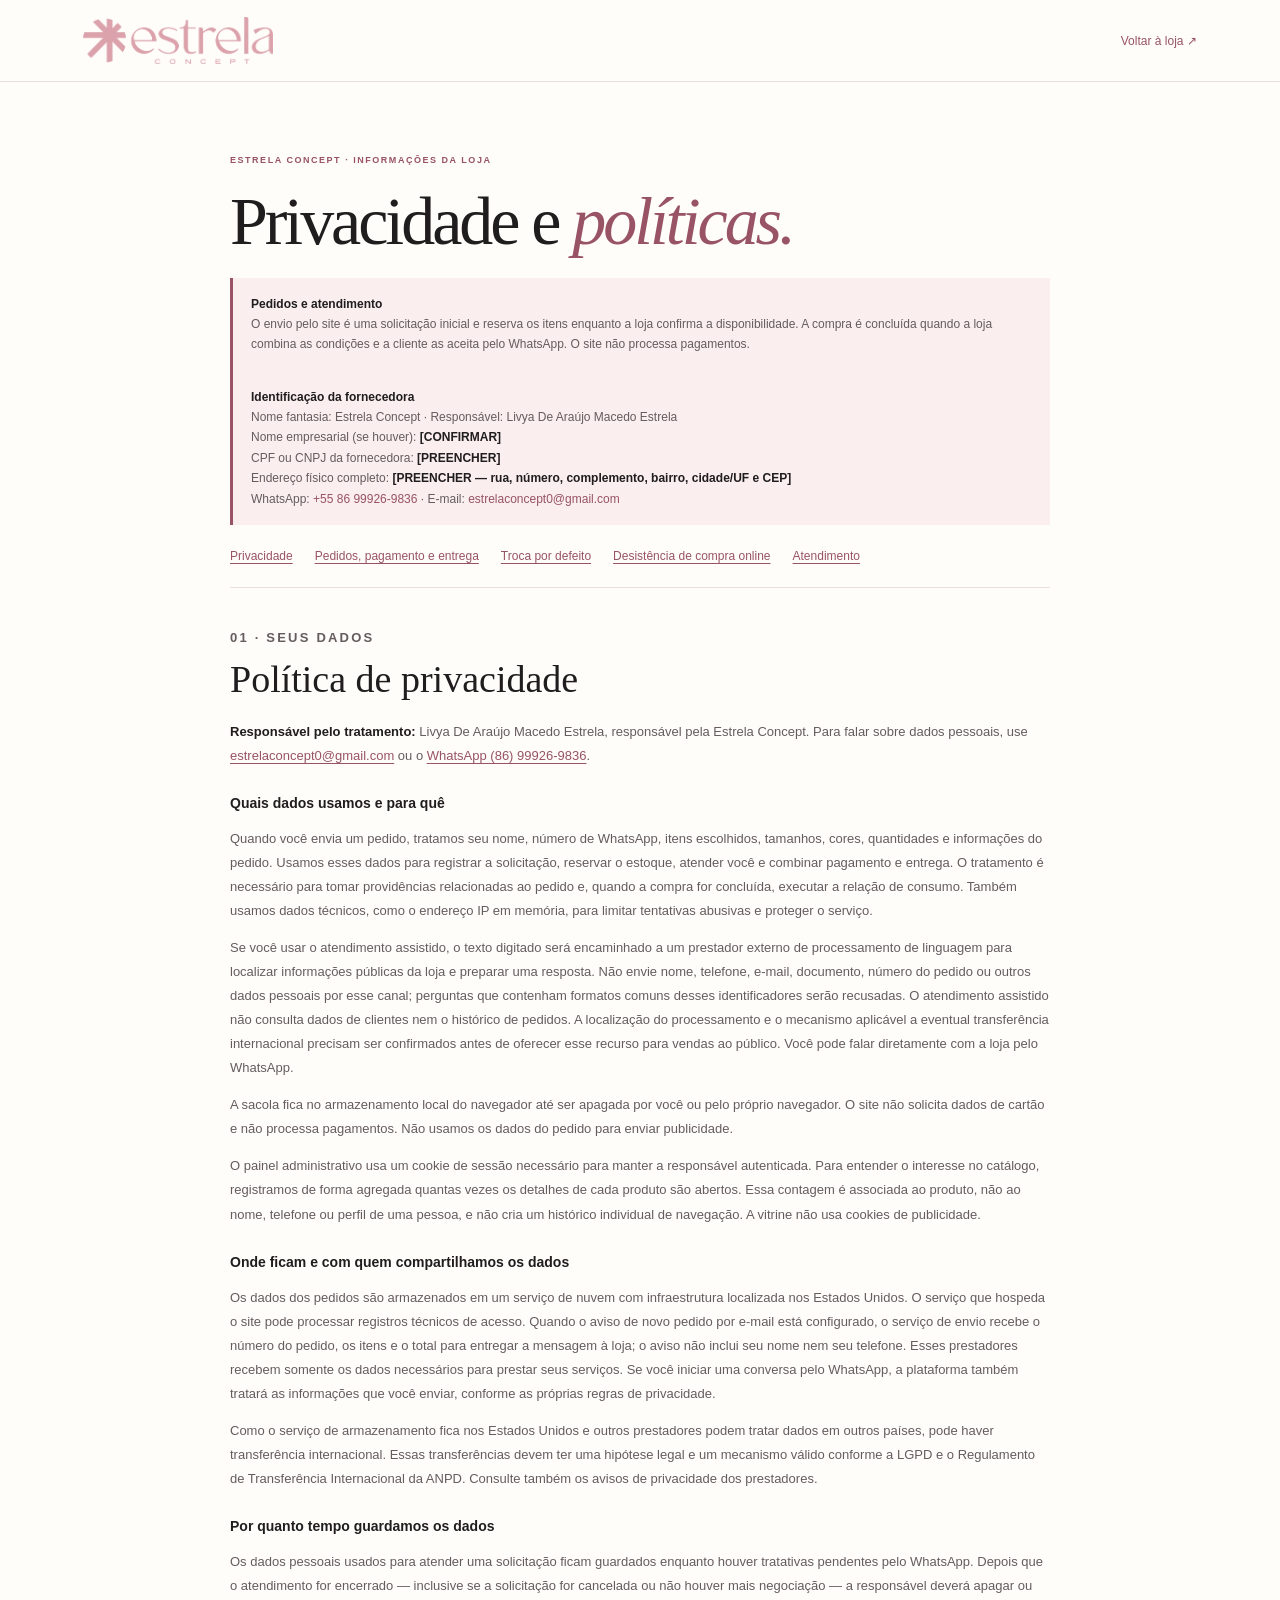
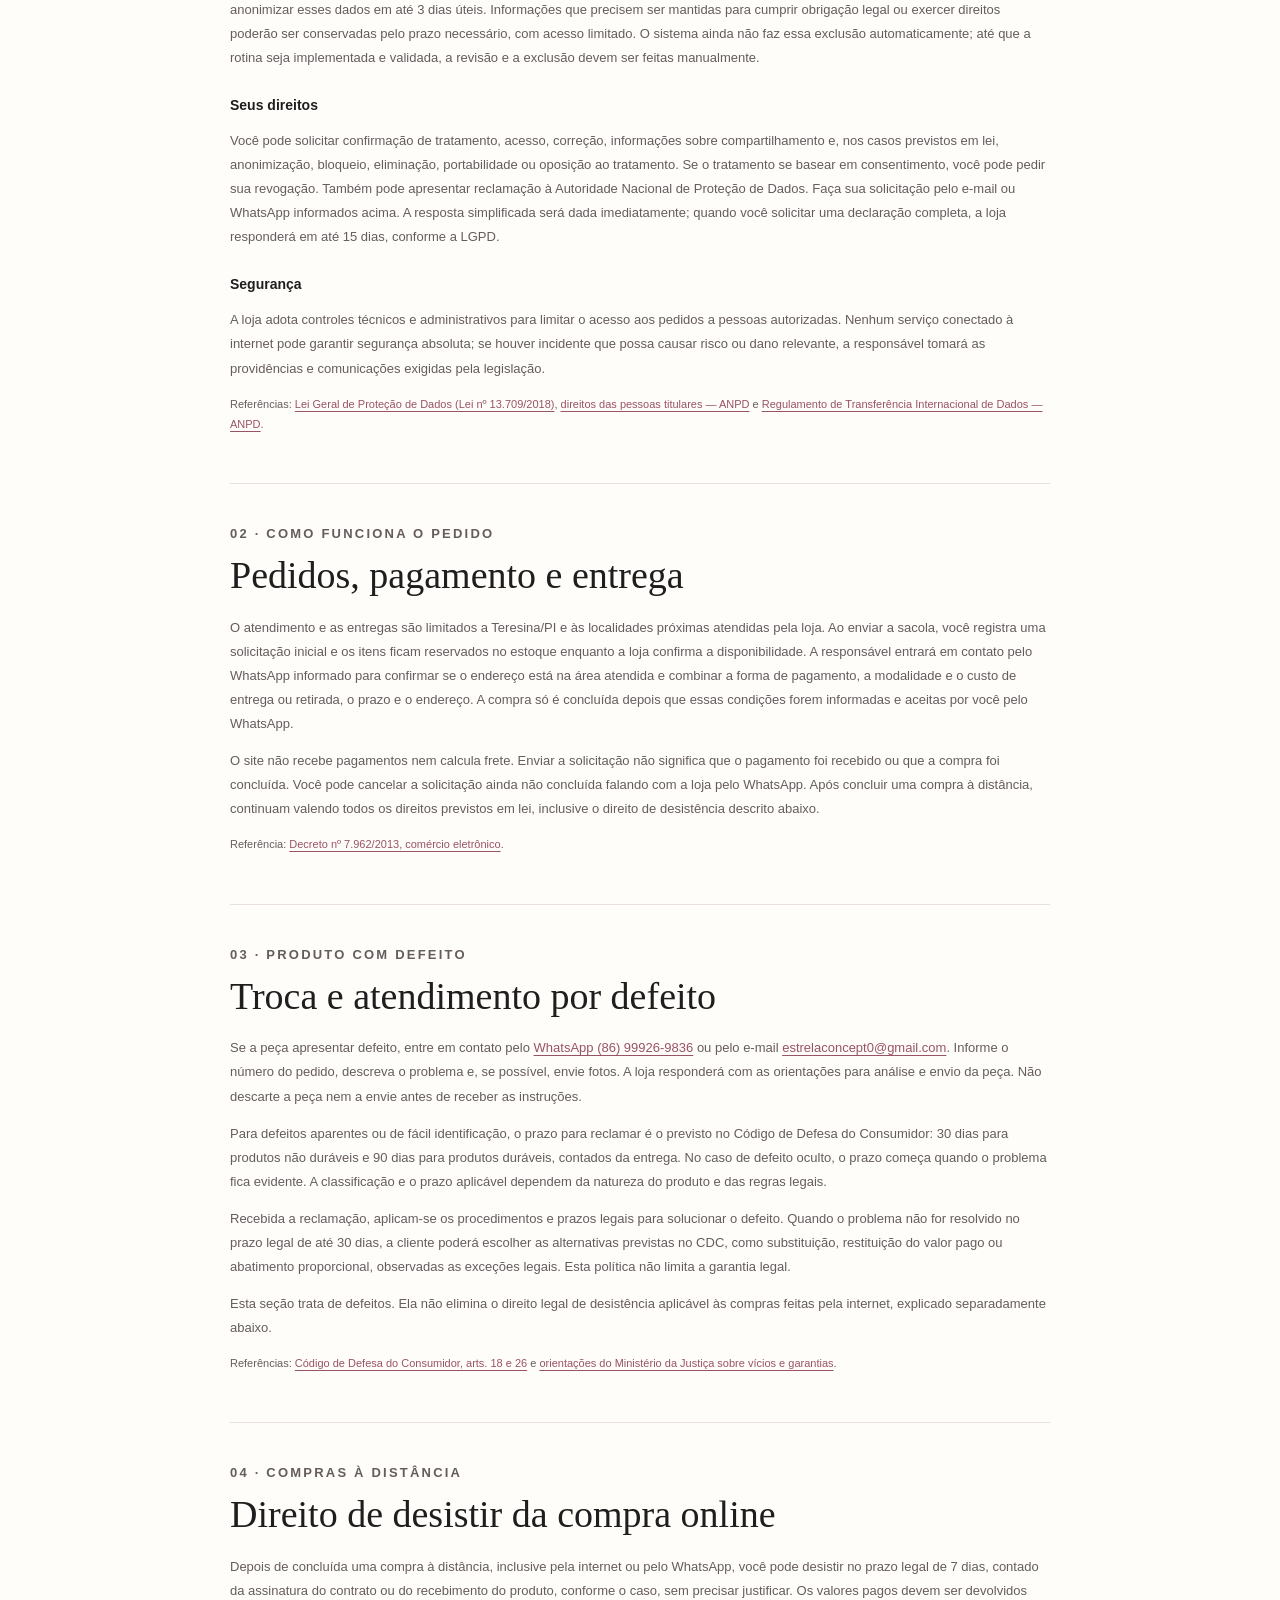
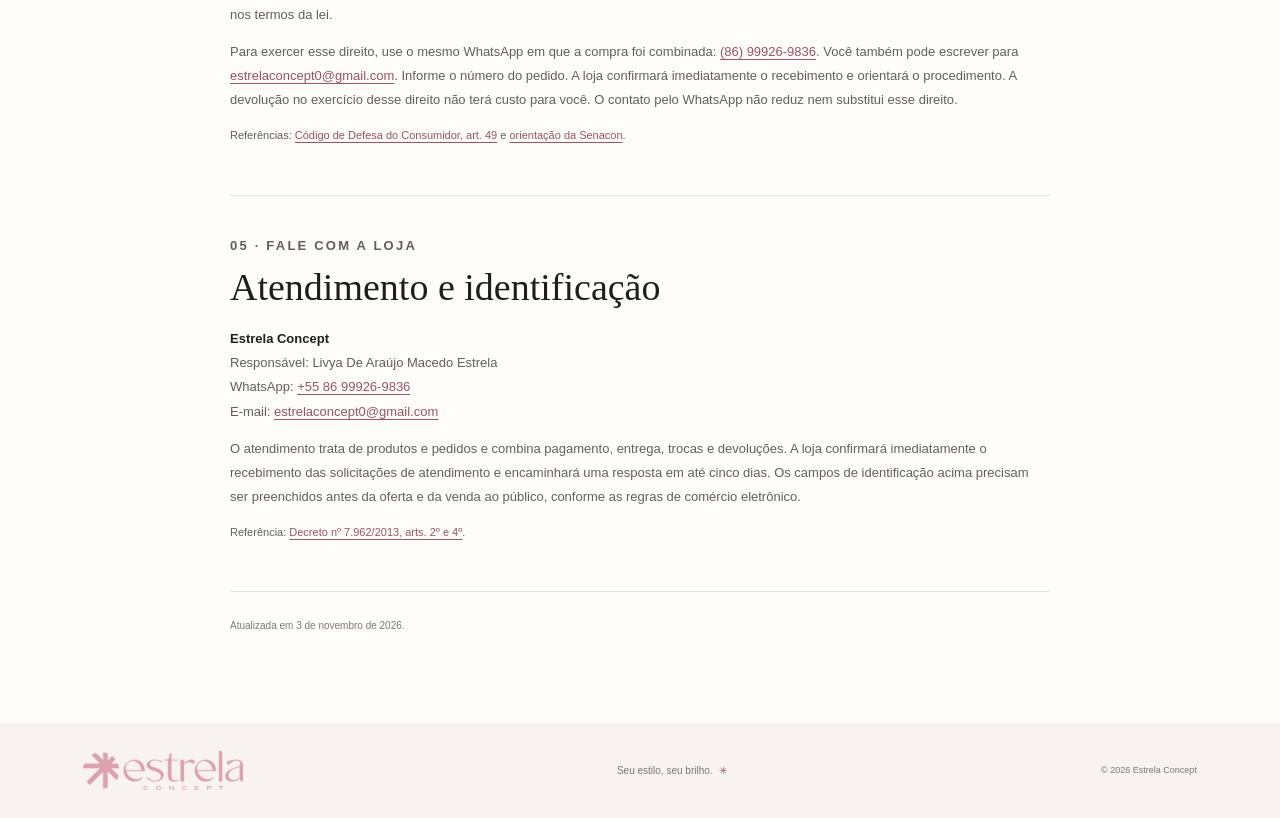
<file: politicas.html>
<!doctype html>
<html lang="pt-BR">
<head>
  <meta charset="utf-8">
  <meta name="viewport" content="width=device-width, initial-scale=1">
  <meta name="theme-color" content="#fffdfa">
  <title>Privacidade e políticas · Estrela Concept</title>
  <link rel="icon" href="/static/favicon.svg" type="image/svg+xml">
  <link rel="stylesheet" href="/static/styles.css">
</head>
<body class="policy-page">
  <header class="policy-header">
    <a class="brand" href="/" aria-label="Estrela Concept — início"><img class="brand-logo" src="/static/brand-horizontal.png" alt="Estrela Concept"></a>
    <a class="policy-back" href="/">Voltar à loja ↗</a>
  </header>
  <main class="policy-main">
    <p class="eyebrow">ESTRELA CONCEPT · INFORMAÇÕES DA LOJA</p>
    <h1>Privacidade e <em>políticas.</em></h1>
    <div class="policy-notice"><strong>Pedidos e atendimento</strong><br>O envio pelo site é uma solicitação inicial e reserva os itens enquanto a loja confirma a disponibilidade. A compra é concluída quando a loja combina as condições e a cliente as aceita pelo WhatsApp. O site não processa pagamentos.</div>
    <div class="policy-notice"><strong>Identificação da fornecedora</strong><br>Nome fantasia: Estrela Concept · Responsável: Livya De Araújo Macedo Estrela<br>Nome empresarial (se houver): <strong>[CONFIRMAR]</strong><br>CPF ou CNPJ da fornecedora: <strong>[PREENCHER]</strong><br>Endereço físico completo: <strong>[PREENCHER — rua, número, complemento, bairro, cidade/UF e CEP]</strong><br>WhatsApp: <a href="https://wa.me/5586999269836" target="_blank" rel="noreferrer">+55 86 99926-9836</a> · E-mail: <a href="mailto:estrelaconcept0@gmail.com">estrelaconcept0@gmail.com</a></div>
    <nav class="policy-index" aria-label="Nesta página"><a href="#privacidade">Privacidade</a><a href="#pedidos">Pedidos, pagamento e entrega</a><a href="#defeitos">Troca por defeito</a><a href="#arrependimento">Desistência de compra online</a><a href="#atendimento">Atendimento</a></nav>

    <section id="privacidade" class="policy-section">
      <p class="eyebrow">01 · SEUS DADOS</p><h2>Política de privacidade</h2>
      <p><strong>Responsável pelo tratamento:</strong> Livya De Araújo Macedo Estrela, responsável pela Estrela Concept. Para falar sobre dados pessoais, use <a href="mailto:estrelaconcept0@gmail.com">estrelaconcept0@gmail.com</a> ou o <a href="https://wa.me/5586999269836" target="_blank" rel="noreferrer">WhatsApp (86) 99926-9836</a>.</p>
      <h3>Quais dados usamos e para quê</h3>
      <p>Quando você envia um pedido, tratamos seu nome, número de WhatsApp, itens escolhidos, tamanhos, cores, quantidades e informações do pedido. Usamos esses dados para registrar a solicitação, reservar o estoque, atender você e combinar pagamento e entrega. O tratamento é necessário para tomar providências relacionadas ao pedido e, quando a compra for concluída, executar a relação de consumo. Também usamos dados técnicos, como o endereço IP em memória, para limitar tentativas abusivas e proteger o serviço.</p>
      <p>Se você usar o atendimento assistido, o texto digitado será encaminhado a um prestador externo de processamento de linguagem para localizar informações públicas da loja e preparar uma resposta. Não envie nome, telefone, e-mail, documento, número do pedido ou outros dados pessoais por esse canal; perguntas que contenham formatos comuns desses identificadores serão recusadas. O atendimento assistido não consulta dados de clientes nem o histórico de pedidos. A localização do processamento e o mecanismo aplicável a eventual transferência internacional precisam ser confirmados antes de oferecer esse recurso para vendas ao público. Você pode falar diretamente com a loja pelo WhatsApp.</p>
      <p>A sacola fica no armazenamento local do navegador até ser apagada por você ou pelo próprio navegador. O site não solicita dados de cartão e não processa pagamentos. Não usamos os dados do pedido para enviar publicidade.</p>
      <p>O painel administrativo usa um cookie de sessão necessário para manter a responsável autenticada. Para entender o interesse no catálogo, registramos de forma agregada quantas vezes os detalhes de cada produto são abertos. Essa contagem é associada ao produto, não ao nome, telefone ou perfil de uma pessoa, e não cria um histórico individual de navegação. A vitrine não usa cookies de publicidade.</p>
      <h3>Onde ficam e com quem compartilhamos os dados</h3>
      <p>Os dados dos pedidos são armazenados em um serviço de nuvem com infraestrutura localizada nos Estados Unidos. O serviço que hospeda o site pode processar registros técnicos de acesso. Quando o aviso de novo pedido por e-mail está configurado, o serviço de envio recebe o número do pedido, os itens e o total para entregar a mensagem à loja; o aviso não inclui seu nome nem seu telefone. Esses prestadores recebem somente os dados necessários para prestar seus serviços. Se você iniciar uma conversa pelo WhatsApp, a plataforma também tratará as informações que você enviar, conforme as próprias regras de privacidade.</p>
      <p>Como o serviço de armazenamento fica nos Estados Unidos e outros prestadores podem tratar dados em outros países, pode haver transferência internacional. Essas transferências devem ter uma hipótese legal e um mecanismo válido conforme a LGPD e o Regulamento de Transferência Internacional da ANPD. Consulte também os avisos de privacidade dos prestadores.</p>
      <h3>Por quanto tempo guardamos os dados</h3>
      <p>Os dados pessoais usados para atender uma solicitação ficam guardados enquanto houver tratativas pendentes pelo WhatsApp. Depois que o atendimento for encerrado — inclusive se a solicitação for cancelada ou não houver mais negociação — a responsável deverá apagar ou anonimizar esses dados em até 3 dias úteis. Informações que precisem ser mantidas para cumprir obrigação legal ou exercer direitos poderão ser conservadas pelo prazo necessário, com acesso limitado. O sistema ainda não faz essa exclusão automaticamente; até que a rotina seja implementada e validada, a revisão e a exclusão devem ser feitas manualmente.</p>
      <h3>Seus direitos</h3>
      <p>Você pode solicitar confirmação de tratamento, acesso, correção, informações sobre compartilhamento e, nos casos previstos em lei, anonimização, bloqueio, eliminação, portabilidade ou oposição ao tratamento. Se o tratamento se basear em consentimento, você pode pedir sua revogação. Também pode apresentar reclamação à Autoridade Nacional de Proteção de Dados. Faça sua solicitação pelo e-mail ou WhatsApp informados acima. A resposta simplificada será dada imediatamente; quando você solicitar uma declaração completa, a loja responderá em até 15 dias, conforme a LGPD.</p>
      <h3>Segurança</h3>
      <p>A loja adota controles técnicos e administrativos para limitar o acesso aos pedidos a pessoas autorizadas. Nenhum serviço conectado à internet pode garantir segurança absoluta; se houver incidente que possa causar risco ou dano relevante, a responsável tomará as providências e comunicações exigidas pela legislação.</p>
      <p class="policy-source">Referências: <a href="https://www.planalto.gov.br/ccivil_03/_ato2015-2018/2018/lei/l13709.htm" target="_blank" rel="noreferrer">Lei Geral de Proteção de Dados (Lei nº 13.709/2018)</a>, <a href="https://www.gov.br/anpd/pt-br/assuntos/titular-de-dados/direito-dos-titulares" target="_blank" rel="noreferrer">direitos das pessoas titulares — ANPD</a> e <a href="https://www.gov.br/anpd/pt-br/acesso-a-informacao/institucional/atos-normativos/regulamentacoes_anpd/resolucao-cd-anpd-no-19-de-23-de-agosto-de-2024" target="_blank" rel="noreferrer">Regulamento de Transferência Internacional de Dados — ANPD</a>.</p>
    </section>

    <section id="pedidos" class="policy-section">
      <p class="eyebrow">02 · COMO FUNCIONA O PEDIDO</p><h2>Pedidos, pagamento e entrega</h2>
      <p>O atendimento e as entregas são limitados a Teresina/PI e às localidades próximas atendidas pela loja. Ao enviar a sacola, você registra uma solicitação inicial e os itens ficam reservados no estoque enquanto a loja confirma a disponibilidade. A responsável entrará em contato pelo WhatsApp informado para confirmar se o endereço está na área atendida e combinar a forma de pagamento, a modalidade e o custo de entrega ou retirada, o prazo e o endereço. A compra só é concluída depois que essas condições forem informadas e aceitas por você pelo WhatsApp.</p>
      <p>O site não recebe pagamentos nem calcula frete. Enviar a solicitação não significa que o pagamento foi recebido ou que a compra foi concluída. Você pode cancelar a solicitação ainda não concluída falando com a loja pelo WhatsApp. Após concluir uma compra à distância, continuam valendo todos os direitos previstos em lei, inclusive o direito de desistência descrito abaixo.</p>
      <p class="policy-source">Referência: <a href="https://www.planalto.gov.br/ccivil_03/_ato2011-2014/2013/decreto/d7962.htm" target="_blank" rel="noreferrer">Decreto nº 7.962/2013, comércio eletrônico</a>.</p>
    </section>

    <section id="defeitos" class="policy-section">
      <p class="eyebrow">03 · PRODUTO COM DEFEITO</p><h2>Troca e atendimento por defeito</h2>
      <p>Se a peça apresentar defeito, entre em contato pelo <a href="https://wa.me/5586999269836" target="_blank" rel="noreferrer">WhatsApp (86) 99926-9836</a> ou pelo e-mail <a href="mailto:estrelaconcept0@gmail.com">estrelaconcept0@gmail.com</a>. Informe o número do pedido, descreva o problema e, se possível, envie fotos. A loja responderá com as orientações para análise e envio da peça. Não descarte a peça nem a envie antes de receber as instruções.</p>
      <p>Para defeitos aparentes ou de fácil identificação, o prazo para reclamar é o previsto no Código de Defesa do Consumidor: 30 dias para produtos não duráveis e 90 dias para produtos duráveis, contados da entrega. No caso de defeito oculto, o prazo começa quando o problema fica evidente. A classificação e o prazo aplicável dependem da natureza do produto e das regras legais.</p>
      <p>Recebida a reclamação, aplicam-se os procedimentos e prazos legais para solucionar o defeito. Quando o problema não for resolvido no prazo legal de até 30 dias, a cliente poderá escolher as alternativas previstas no CDC, como substituição, restituição do valor pago ou abatimento proporcional, observadas as exceções legais. Esta política não limita a garantia legal.</p>
      <p>Esta seção trata de defeitos. Ela não elimina o direito legal de desistência aplicável às compras feitas pela internet, explicado separadamente abaixo.</p>
      <p class="policy-source">Referências: <a href="https://www.planalto.gov.br/ccivil_03/leis/l8078compilado.htm" target="_blank" rel="noreferrer">Código de Defesa do Consumidor, arts. 18 e 26</a> e <a href="https://www.gov.br/mj/pt-br/assuntos/seus-direitos/consumidor/defesadoconsumidor/Biblioteca/legislacao-upload/cdc_2016_traducoes.pdf" target="_blank" rel="noreferrer">orientações do Ministério da Justiça sobre vícios e garantias</a>.</p>
    </section>

    <section id="arrependimento" class="policy-section">
      <p class="eyebrow">04 · COMPRAS À DISTÂNCIA</p><h2>Direito de desistir da compra online</h2>
      <p>Depois de concluída uma compra à distância, inclusive pela internet ou pelo WhatsApp, você pode desistir no prazo legal de 7 dias, contado da assinatura do contrato ou do recebimento do produto, conforme o caso, sem precisar justificar. Os valores pagos devem ser devolvidos nos termos da lei.</p>
      <p>Para exercer esse direito, use o mesmo WhatsApp em que a compra foi combinada: <a href="https://wa.me/5586999269836" target="_blank" rel="noreferrer">(86) 99926-9836</a>. Você também pode escrever para <a href="mailto:estrelaconcept0@gmail.com">estrelaconcept0@gmail.com</a>. Informe o número do pedido. A loja confirmará imediatamente o recebimento e orientará o procedimento. A devolução no exercício desse direito não terá custo para você. O contato pelo WhatsApp não reduz nem substitui esse direito.</p>
      <p class="policy-source">Referências: <a href="https://www.planalto.gov.br/ccivil_03/leis/l8078compilado.htm" target="_blank" rel="noreferrer">Código de Defesa do Consumidor, art. 49</a> e <a href="https://www.gov.br/mj/pt-br/assuntos/noticias/dia-dos-pais-conheca-os-direitos-do-consumidor-na-compra-de-presentes" target="_blank" rel="noreferrer">orientação da Senacon</a>.</p>
    </section>

    <section id="atendimento" class="policy-section">
      <p class="eyebrow">05 · FALE COM A LOJA</p><h2>Atendimento e identificação</h2>
      <p><strong>Estrela Concept</strong><br>Responsável: Livya De Araújo Macedo Estrela<br>WhatsApp: <a href="https://wa.me/5586999269836" target="_blank" rel="noreferrer">+55 86 99926-9836</a><br>E-mail: <a href="mailto:estrelaconcept0@gmail.com">estrelaconcept0@gmail.com</a></p>
      <p>O atendimento trata de produtos e pedidos e combina pagamento, entrega, trocas e devoluções. A loja confirmará imediatamente o recebimento das solicitações de atendimento e encaminhará uma resposta em até cinco dias. Os campos de identificação acima precisam ser preenchidos antes da oferta e da venda ao público, conforme as regras de comércio eletrônico.</p>
      <p class="policy-source">Referência: <a href="https://www.planalto.gov.br/ccivil_03/_ato2011-2014/2013/decreto/d7962.htm" target="_blank" rel="noreferrer">Decreto nº 7.962/2013, arts. 2º e 4º</a>.</p>
    </section>
    <p class="policy-updated">Atualizada em 3 de novembro de 2026.</p>
  </main>
  <footer><a class="brand brand-footer" href="/" aria-label="Estrela Concept — início"><img class="brand-logo" src="/static/brand-horizontal.png" alt=""></a><span>Seu estilo, seu brilho. <span class="footer-star">✳︎</span></span><small>© 2026 Estrela Concept</small></footer>
</body>
</html>
</file>
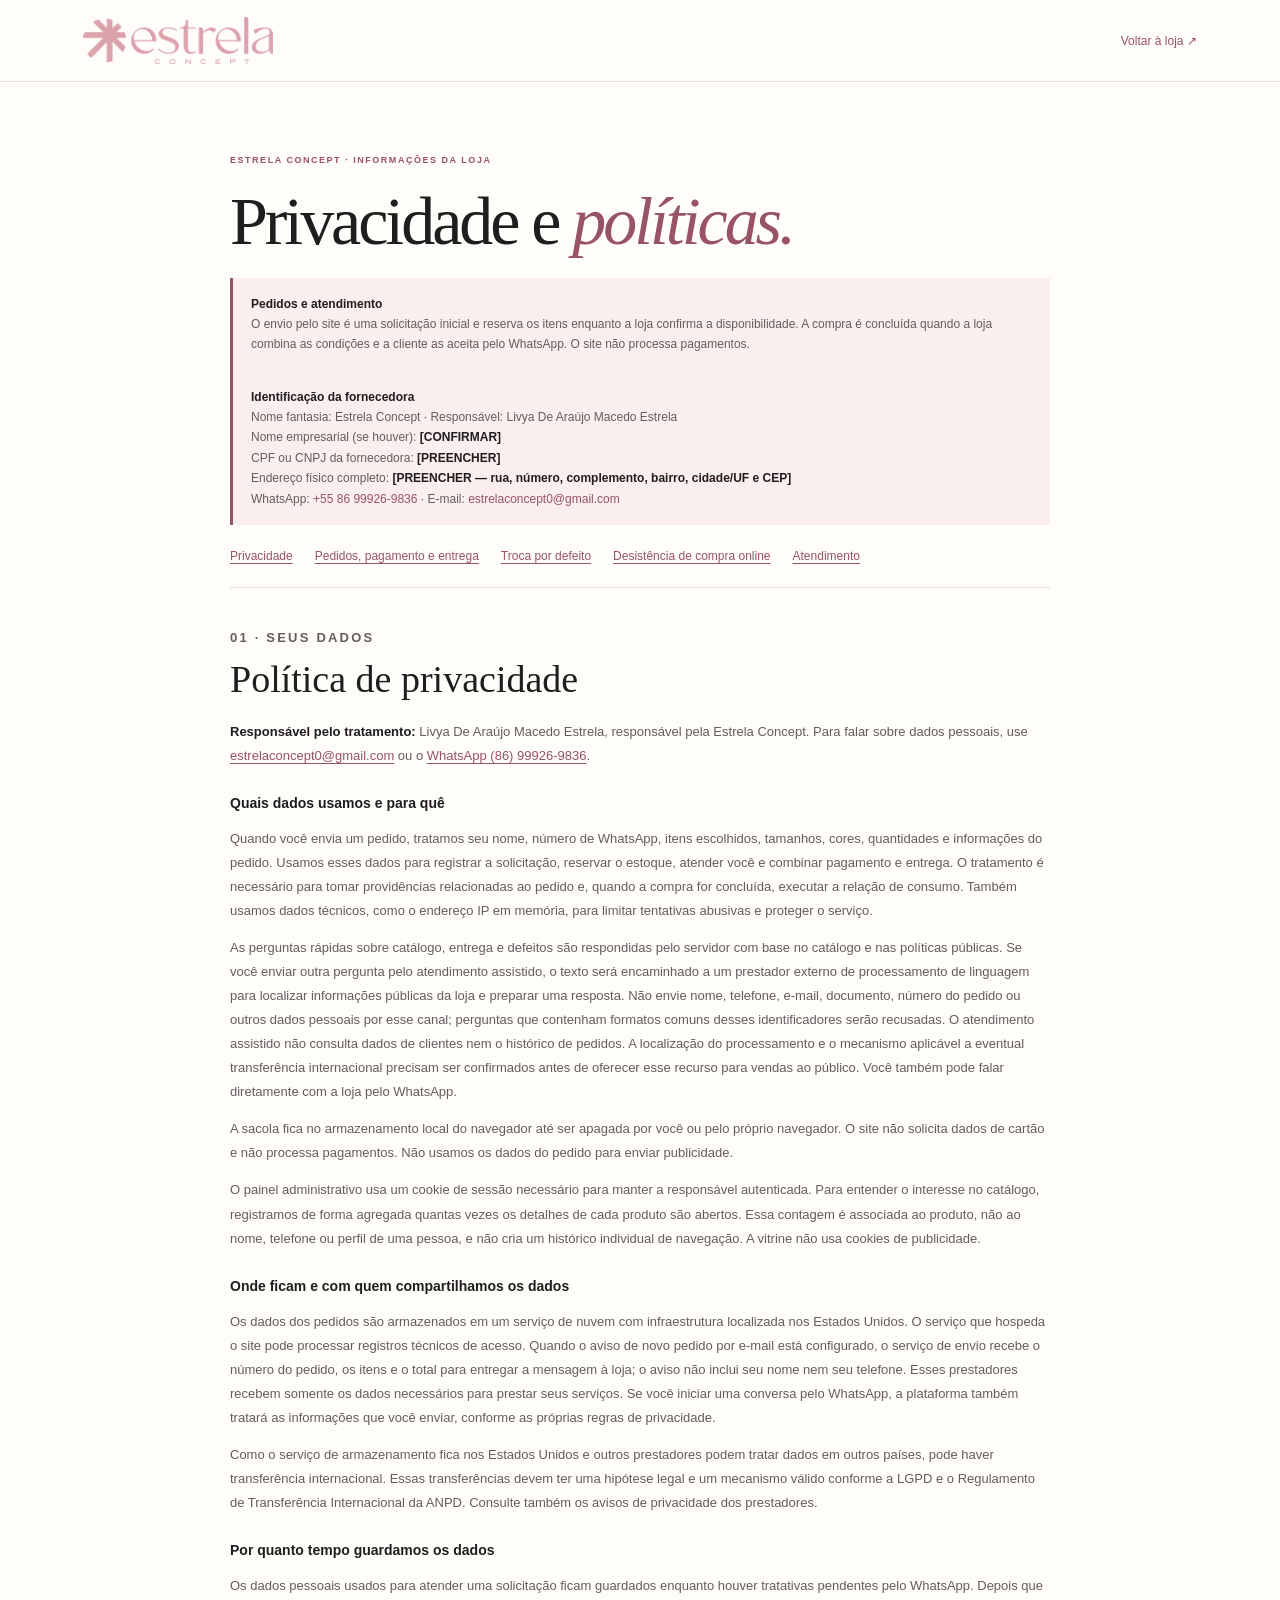
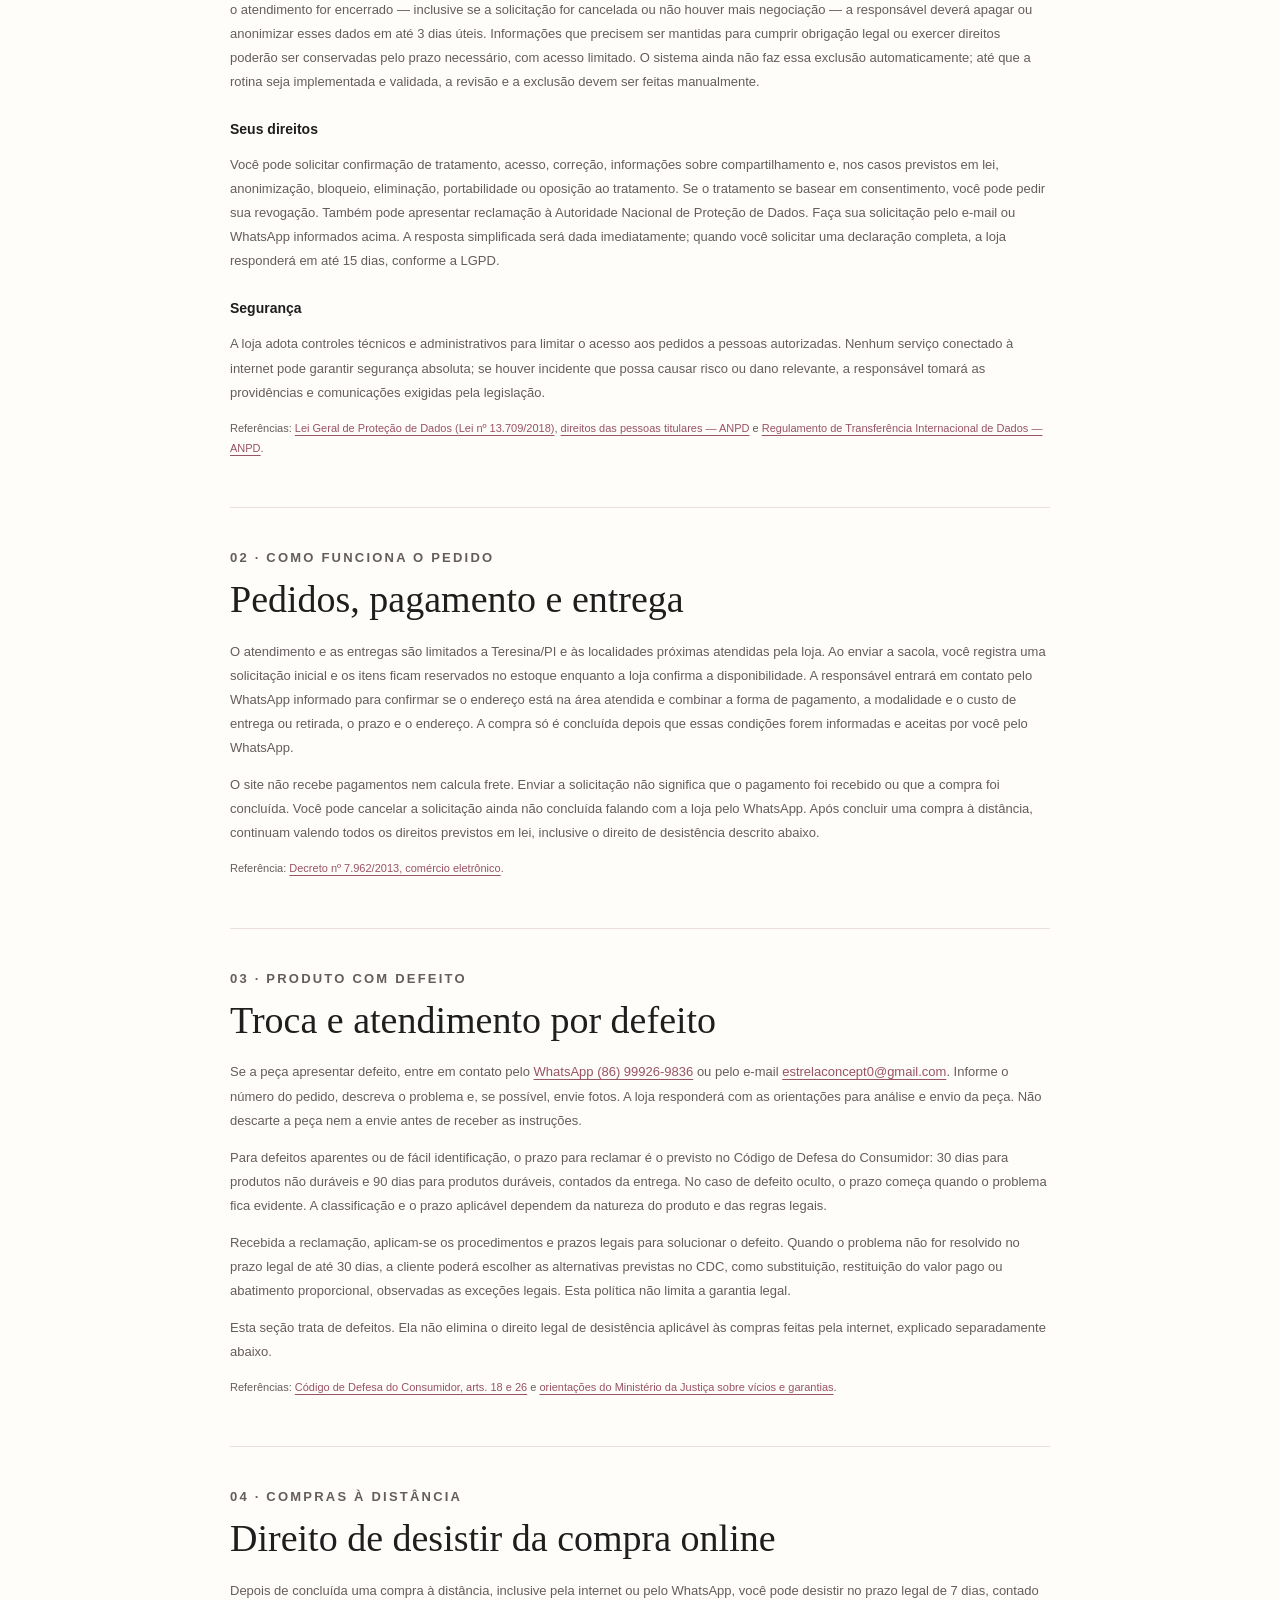
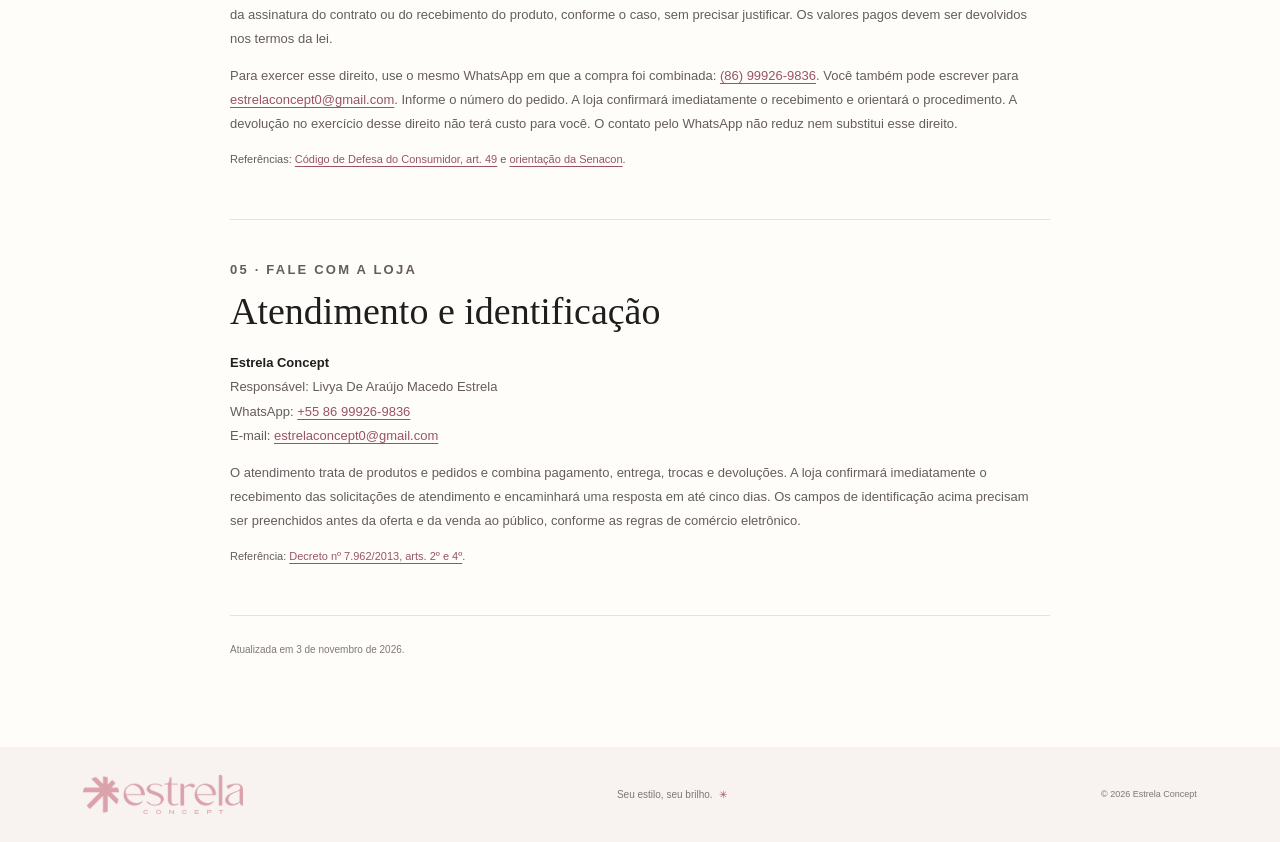
<file: templates/politicas.html>
<!doctype html>
<html lang="pt-BR">
<head>
  <meta charset="utf-8">
  <meta name="viewport" content="width=device-width, initial-scale=1">
  <meta name="theme-color" content="#fffdfa">
  <title>Privacidade e políticas · Estrela Concept</title>
  <link rel="icon" href="/static/images/favicon.svg" type="image/svg+xml">
  <link rel="stylesheet" href="/static/css/styles.css">
</head>
<body class="policy-page">
  <header class="policy-header">
    <a class="brand" href="/" aria-label="Estrela Concept — início"><img class="brand-logo" src="/static/images/brand-horizontal.png" alt="Estrela Concept"></a>
    <a class="policy-back" href="/">Voltar à loja ↗</a>
  </header>
  <main class="policy-main">
    <p class="eyebrow">ESTRELA CONCEPT · INFORMAÇÕES DA LOJA</p>
    <h1>Privacidade e <em>políticas.</em></h1>
    <div class="policy-notice"><strong>Pedidos e atendimento</strong><br>O envio pelo site é uma solicitação inicial e reserva os itens enquanto a loja confirma a disponibilidade. A compra é concluída quando a loja combina as condições e a cliente as aceita pelo WhatsApp. O site não processa pagamentos.</div>
    <div class="policy-notice"><strong>Identificação da fornecedora</strong><br>Nome fantasia: Estrela Concept · Responsável: Livya De Araújo Macedo Estrela<br>Nome empresarial (se houver): <strong>[CONFIRMAR]</strong><br>CPF ou CNPJ da fornecedora: <strong>[PREENCHER]</strong><br>Endereço físico completo: <strong>[PREENCHER — rua, número, complemento, bairro, cidade/UF e CEP]</strong><br>WhatsApp: <a href="https://wa.me/5586999269836" target="_blank" rel="noreferrer">+55 86 99926-9836</a> · E-mail: <a href="mailto:estrelaconcept0@gmail.com">estrelaconcept0@gmail.com</a></div>
    <nav class="policy-index" aria-label="Nesta página"><a href="#privacidade">Privacidade</a><a href="#pedidos">Pedidos, pagamento e entrega</a><a href="#defeitos">Troca por defeito</a><a href="#arrependimento">Desistência de compra online</a><a href="#atendimento">Atendimento</a></nav>

    <section id="privacidade" class="policy-section">
      <p class="eyebrow">01 · SEUS DADOS</p><h2>Política de privacidade</h2>
      <p><strong>Responsável pelo tratamento:</strong> Livya De Araújo Macedo Estrela, responsável pela Estrela Concept. Para falar sobre dados pessoais, use <a href="mailto:estrelaconcept0@gmail.com">estrelaconcept0@gmail.com</a> ou o <a href="https://wa.me/5586999269836" target="_blank" rel="noreferrer">WhatsApp (86) 99926-9836</a>.</p>
      <h3>Quais dados usamos e para quê</h3>
      <p>Quando você envia um pedido, tratamos seu nome, número de WhatsApp, itens escolhidos, tamanhos, cores, quantidades e informações do pedido. Usamos esses dados para registrar a solicitação, reservar o estoque, atender você e combinar pagamento e entrega. O tratamento é necessário para tomar providências relacionadas ao pedido e, quando a compra for concluída, executar a relação de consumo. Também usamos dados técnicos, como o endereço IP em memória, para limitar tentativas abusivas e proteger o serviço.</p>
      <p>As perguntas rápidas sobre catálogo, entrega e defeitos são respondidas pelo servidor com base no catálogo e nas políticas públicas. Se você enviar outra pergunta pelo atendimento assistido, o texto será encaminhado a um prestador externo de processamento de linguagem para localizar informações públicas da loja e preparar uma resposta. Não envie nome, telefone, e-mail, documento, número do pedido ou outros dados pessoais por esse canal; perguntas que contenham formatos comuns desses identificadores serão recusadas. O atendimento assistido não consulta dados de clientes nem o histórico de pedidos. A localização do processamento e o mecanismo aplicável a eventual transferência internacional precisam ser confirmados antes de oferecer esse recurso para vendas ao público. Você também pode falar diretamente com a loja pelo WhatsApp.</p>
      <p>A sacola fica no armazenamento local do navegador até ser apagada por você ou pelo próprio navegador. O site não solicita dados de cartão e não processa pagamentos. Não usamos os dados do pedido para enviar publicidade.</p>
      <p>O painel administrativo usa um cookie de sessão necessário para manter a responsável autenticada. Para entender o interesse no catálogo, registramos de forma agregada quantas vezes os detalhes de cada produto são abertos. Essa contagem é associada ao produto, não ao nome, telefone ou perfil de uma pessoa, e não cria um histórico individual de navegação. A vitrine não usa cookies de publicidade.</p>
      <h3>Onde ficam e com quem compartilhamos os dados</h3>
      <p>Os dados dos pedidos são armazenados em um serviço de nuvem com infraestrutura localizada nos Estados Unidos. O serviço que hospeda o site pode processar registros técnicos de acesso. Quando o aviso de novo pedido por e-mail está configurado, o serviço de envio recebe o número do pedido, os itens e o total para entregar a mensagem à loja; o aviso não inclui seu nome nem seu telefone. Esses prestadores recebem somente os dados necessários para prestar seus serviços. Se você iniciar uma conversa pelo WhatsApp, a plataforma também tratará as informações que você enviar, conforme as próprias regras de privacidade.</p>
      <p>Como o serviço de armazenamento fica nos Estados Unidos e outros prestadores podem tratar dados em outros países, pode haver transferência internacional. Essas transferências devem ter uma hipótese legal e um mecanismo válido conforme a LGPD e o Regulamento de Transferência Internacional da ANPD. Consulte também os avisos de privacidade dos prestadores.</p>
      <h3>Por quanto tempo guardamos os dados</h3>
      <p>Os dados pessoais usados para atender uma solicitação ficam guardados enquanto houver tratativas pendentes pelo WhatsApp. Depois que o atendimento for encerrado — inclusive se a solicitação for cancelada ou não houver mais negociação — a responsável deverá apagar ou anonimizar esses dados em até 3 dias úteis. Informações que precisem ser mantidas para cumprir obrigação legal ou exercer direitos poderão ser conservadas pelo prazo necessário, com acesso limitado. O sistema ainda não faz essa exclusão automaticamente; até que a rotina seja implementada e validada, a revisão e a exclusão devem ser feitas manualmente.</p>
      <h3>Seus direitos</h3>
      <p>Você pode solicitar confirmação de tratamento, acesso, correção, informações sobre compartilhamento e, nos casos previstos em lei, anonimização, bloqueio, eliminação, portabilidade ou oposição ao tratamento. Se o tratamento se basear em consentimento, você pode pedir sua revogação. Também pode apresentar reclamação à Autoridade Nacional de Proteção de Dados. Faça sua solicitação pelo e-mail ou WhatsApp informados acima. A resposta simplificada será dada imediatamente; quando você solicitar uma declaração completa, a loja responderá em até 15 dias, conforme a LGPD.</p>
      <h3>Segurança</h3>
      <p>A loja adota controles técnicos e administrativos para limitar o acesso aos pedidos a pessoas autorizadas. Nenhum serviço conectado à internet pode garantir segurança absoluta; se houver incidente que possa causar risco ou dano relevante, a responsável tomará as providências e comunicações exigidas pela legislação.</p>
      <p class="policy-source">Referências: <a href="https://www.planalto.gov.br/ccivil_03/_ato2015-2018/2018/lei/l13709.htm" target="_blank" rel="noreferrer">Lei Geral de Proteção de Dados (Lei nº 13.709/2018)</a>, <a href="https://www.gov.br/anpd/pt-br/assuntos/titular-de-dados/direito-dos-titulares" target="_blank" rel="noreferrer">direitos das pessoas titulares — ANPD</a> e <a href="https://www.gov.br/anpd/pt-br/acesso-a-informacao/institucional/atos-normativos/regulamentacoes_anpd/resolucao-cd-anpd-no-19-de-23-de-agosto-de-2024" target="_blank" rel="noreferrer">Regulamento de Transferência Internacional de Dados — ANPD</a>.</p>
    </section>

    <section id="pedidos" class="policy-section">
      <p class="eyebrow">02 · COMO FUNCIONA O PEDIDO</p><h2>Pedidos, pagamento e entrega</h2>
      <p>O atendimento e as entregas são limitados a Teresina/PI e às localidades próximas atendidas pela loja. Ao enviar a sacola, você registra uma solicitação inicial e os itens ficam reservados no estoque enquanto a loja confirma a disponibilidade. A responsável entrará em contato pelo WhatsApp informado para confirmar se o endereço está na área atendida e combinar a forma de pagamento, a modalidade e o custo de entrega ou retirada, o prazo e o endereço. A compra só é concluída depois que essas condições forem informadas e aceitas por você pelo WhatsApp.</p>
      <p>O site não recebe pagamentos nem calcula frete. Enviar a solicitação não significa que o pagamento foi recebido ou que a compra foi concluída. Você pode cancelar a solicitação ainda não concluída falando com a loja pelo WhatsApp. Após concluir uma compra à distância, continuam valendo todos os direitos previstos em lei, inclusive o direito de desistência descrito abaixo.</p>
      <p class="policy-source">Referência: <a href="https://www.planalto.gov.br/ccivil_03/_ato2011-2014/2013/decreto/d7962.htm" target="_blank" rel="noreferrer">Decreto nº 7.962/2013, comércio eletrônico</a>.</p>
    </section>

    <section id="defeitos" class="policy-section">
      <p class="eyebrow">03 · PRODUTO COM DEFEITO</p><h2>Troca e atendimento por defeito</h2>
      <p>Se a peça apresentar defeito, entre em contato pelo <a href="https://wa.me/5586999269836" target="_blank" rel="noreferrer">WhatsApp (86) 99926-9836</a> ou pelo e-mail <a href="mailto:estrelaconcept0@gmail.com">estrelaconcept0@gmail.com</a>. Informe o número do pedido, descreva o problema e, se possível, envie fotos. A loja responderá com as orientações para análise e envio da peça. Não descarte a peça nem a envie antes de receber as instruções.</p>
      <p>Para defeitos aparentes ou de fácil identificação, o prazo para reclamar é o previsto no Código de Defesa do Consumidor: 30 dias para produtos não duráveis e 90 dias para produtos duráveis, contados da entrega. No caso de defeito oculto, o prazo começa quando o problema fica evidente. A classificação e o prazo aplicável dependem da natureza do produto e das regras legais.</p>
      <p>Recebida a reclamação, aplicam-se os procedimentos e prazos legais para solucionar o defeito. Quando o problema não for resolvido no prazo legal de até 30 dias, a cliente poderá escolher as alternativas previstas no CDC, como substituição, restituição do valor pago ou abatimento proporcional, observadas as exceções legais. Esta política não limita a garantia legal.</p>
      <p>Esta seção trata de defeitos. Ela não elimina o direito legal de desistência aplicável às compras feitas pela internet, explicado separadamente abaixo.</p>
      <p class="policy-source">Referências: <a href="https://www.planalto.gov.br/ccivil_03/leis/l8078compilado.htm" target="_blank" rel="noreferrer">Código de Defesa do Consumidor, arts. 18 e 26</a> e <a href="https://www.gov.br/mj/pt-br/assuntos/seus-direitos/consumidor/defesadoconsumidor/Biblioteca/legislacao-upload/cdc_2016_traducoes.pdf" target="_blank" rel="noreferrer">orientações do Ministério da Justiça sobre vícios e garantias</a>.</p>
    </section>

    <section id="arrependimento" class="policy-section">
      <p class="eyebrow">04 · COMPRAS À DISTÂNCIA</p><h2>Direito de desistir da compra online</h2>
      <p>Depois de concluída uma compra à distância, inclusive pela internet ou pelo WhatsApp, você pode desistir no prazo legal de 7 dias, contado da assinatura do contrato ou do recebimento do produto, conforme o caso, sem precisar justificar. Os valores pagos devem ser devolvidos nos termos da lei.</p>
      <p>Para exercer esse direito, use o mesmo WhatsApp em que a compra foi combinada: <a href="https://wa.me/5586999269836" target="_blank" rel="noreferrer">(86) 99926-9836</a>. Você também pode escrever para <a href="mailto:estrelaconcept0@gmail.com">estrelaconcept0@gmail.com</a>. Informe o número do pedido. A loja confirmará imediatamente o recebimento e orientará o procedimento. A devolução no exercício desse direito não terá custo para você. O contato pelo WhatsApp não reduz nem substitui esse direito.</p>
      <p class="policy-source">Referências: <a href="https://www.planalto.gov.br/ccivil_03/leis/l8078compilado.htm" target="_blank" rel="noreferrer">Código de Defesa do Consumidor, art. 49</a> e <a href="https://www.gov.br/mj/pt-br/assuntos/noticias/dia-dos-pais-conheca-os-direitos-do-consumidor-na-compra-de-presentes" target="_blank" rel="noreferrer">orientação da Senacon</a>.</p>
    </section>

    <section id="atendimento" class="policy-section">
      <p class="eyebrow">05 · FALE COM A LOJA</p><h2>Atendimento e identificação</h2>
      <p><strong>Estrela Concept</strong><br>Responsável: Livya De Araújo Macedo Estrela<br>WhatsApp: <a href="https://wa.me/5586999269836" target="_blank" rel="noreferrer">+55 86 99926-9836</a><br>E-mail: <a href="mailto:estrelaconcept0@gmail.com">estrelaconcept0@gmail.com</a></p>
      <p>O atendimento trata de produtos e pedidos e combina pagamento, entrega, trocas e devoluções. A loja confirmará imediatamente o recebimento das solicitações de atendimento e encaminhará uma resposta em até cinco dias. Os campos de identificação acima precisam ser preenchidos antes da oferta e da venda ao público, conforme as regras de comércio eletrônico.</p>
      <p class="policy-source">Referência: <a href="https://www.planalto.gov.br/ccivil_03/_ato2011-2014/2013/decreto/d7962.htm" target="_blank" rel="noreferrer">Decreto nº 7.962/2013, arts. 2º e 4º</a>.</p>
    </section>
    <p class="policy-updated">Atualizada em 3 de novembro de 2026.</p>
  </main>
  <footer><a class="brand brand-footer" href="/" aria-label="Estrela Concept — início"><img class="brand-logo" src="/static/images/brand-horizontal.png" alt=""></a><span>Seu estilo, seu brilho. <span class="footer-star">✳︎</span></span><small>© 2026 Estrela Concept</small></footer>
</body>
</html>
</file>
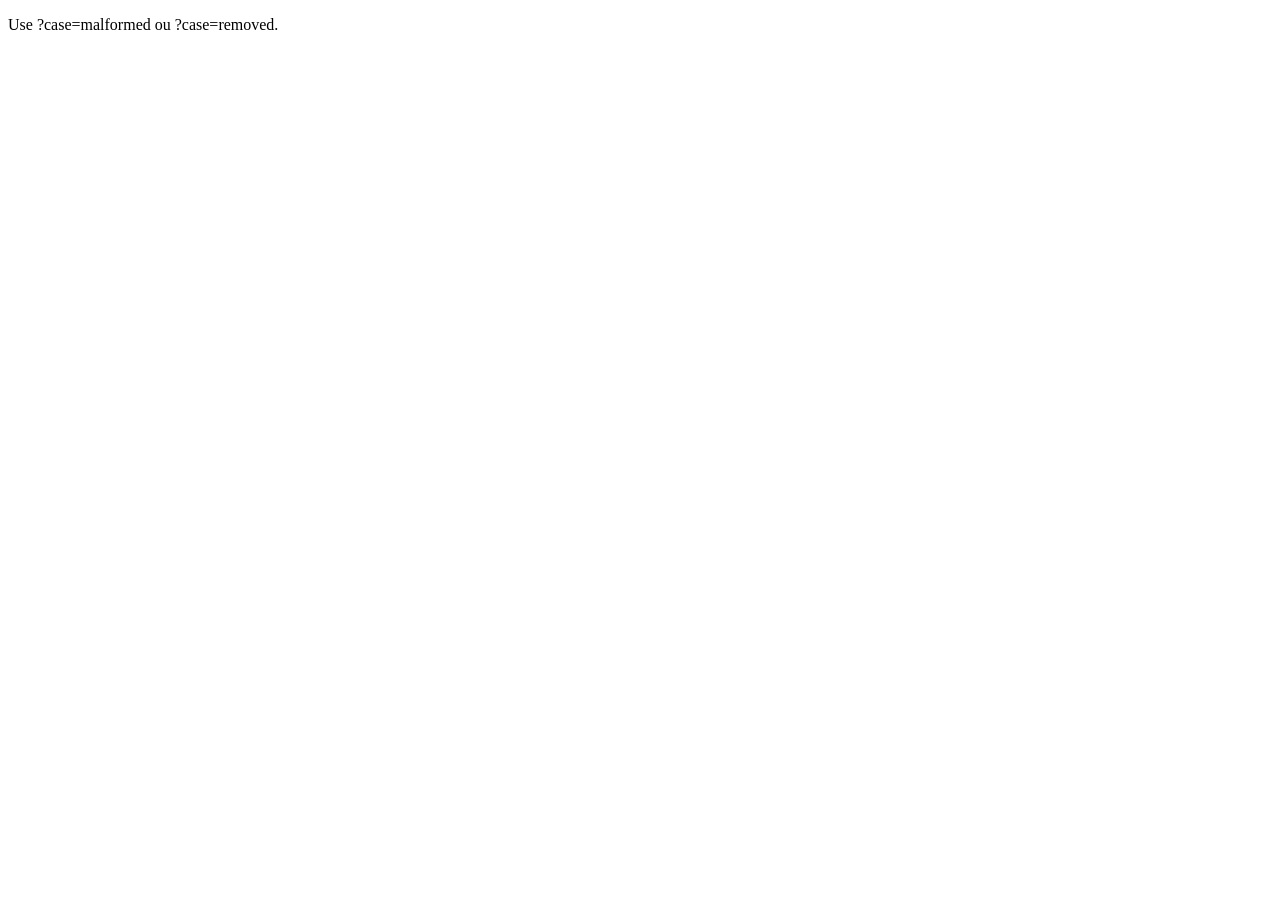
<file: tests/seed_cart.html>
<!doctype html>
<html lang="pt-BR">
<head>
  <meta charset="utf-8">
  <meta name="viewport" content="width=device-width, initial-scale=1">
  <title>Preparar cenário de teste</title>
</head>
<body>
  <p id="status">Preparando cenário de teste…</p>
  <script>
    const scenario = new URLSearchParams(location.search).get("case");
    const fixtures = {
      malformed: "{broken-json",
      removed: JSON.stringify([{ productId: "produto-removido", size: "M", color: "Preto", quantity: 1 }]),
    };
    if (!Object.hasOwn(fixtures, scenario)) {
      document.querySelector("#status").textContent = "Use ?case=malformed ou ?case=removed.";
    } else {
      localStorage.setItem("estrela-cart", fixtures[scenario]);
      location.replace("/#colecao");
    }
  </script>
</body>
</html>
</file>
<file: static/styles.css>
:root {
  --ink: #201d1e; --muted: #81777a; --pink: #DBA2AB; --pink-dark: #985365;
  --paper: #fffdfa; --line: #e9dfdc; --serif: 'Playfair Display', Georgia, serif;
  --sans: 'DM Sans', Arial, sans-serif;
  --header-height: 82px;
}
* { box-sizing: border-box; }
body.cart-is-open { overflow: hidden; }
[hidden] { display: none !important; }
html { scroll-behavior: smooth; scroll-padding-top: calc(var(--header-height) + env(safe-area-inset-top) + 12px); }
body { margin: 0; padding-top: env(safe-area-inset-top); background: var(--paper); color: var(--ink); font: 14px/1.5 var(--sans); -webkit-font-smoothing: antialiased; }
button, input, select { font: inherit; }
button, a { -webkit-tap-highlight-color: transparent; }
a { color: inherit; text-decoration: none; }
.announcement { min-height: 30px; padding: 8px; background: var(--ink); color: white; text-align: center; font-size: 10px; letter-spacing: .13em; }
.announcement span { padding: 0 8px; color: var(--pink); }
.site-header { position: sticky; top: env(safe-area-inset-top); z-index: 5; height: var(--header-height); padding: 0 6.5%; display: flex; align-items: center; justify-content: space-between; gap: 18px; border-bottom: 1px solid #f0e9e6; background: var(--paper); }
.brand { display: flex; align-items: center; gap: 9px; }
.brand, .cart-trigger, .menu-trigger { flex: 0 0 auto; }
.brand-logo { display: block; width: 190px; height: auto; }
.main-nav { display: flex; align-items: center; gap: clamp(17px,2.6vw,38px); color: #655c5e; font-size: 12px; }
.main-nav a { min-height: 44px; display: inline-flex; align-items: center; }
.main-nav a:hover, .text-button:hover { color: var(--pink-dark); }
.menu-trigger { display: none; }
.cart-trigger { min-height: 44px; padding: 6px 0; display: flex; align-items: center; gap: 9px; border: 0; background: none; cursor: pointer; font-size: 12px; }
.cart-trigger #cart-count { width: 21px; height: 21px; display: grid; place-items: center; border-radius: 50%; background: var(--pink); font-size: 10px; }
.cart-label { display: inline; }
.cart-trigger svg, .search-box svg { width: 19px; height: 19px; fill: none; stroke: currentColor; stroke-width: 1.5; }
.menu-trigger:focus-visible, .cart-trigger:focus-visible, .main-nav a:focus-visible, button:focus-visible, a:focus-visible, input:focus-visible, select:focus-visible { outline: 2px solid var(--pink-dark); outline-offset: 3px; }
.collection, #sobre, #contato { scroll-margin-top: calc(var(--header-height) + env(safe-area-inset-top) + 12px); }
.hero { position: relative; min-height: 585px; padding: 60px 9% 45px; display: grid; grid-template-columns: .86fr 1.14fr; align-items: center; overflow: hidden; background: linear-gradient(110deg,#fffdfa 0%,#fffdfa 47%,#faeeee 47%,#faeeee 100%); }
.hero-copy { z-index: 1; padding-bottom: 35px; }
.eyebrow { margin: 0 0 18px; color: var(--pink-dark); font-size: 9px; font-weight: 700; letter-spacing: .17em; }
.hero-copy .eyebrow span { width: 18px; height: 1px; display: inline-block; margin-right: 7px; background: var(--pink); vertical-align: middle; }
.hero h1 { margin: 0; font: 500 clamp(54px,7vw,90px)/.99 var(--serif); letter-spacing: -.06em; }
.hero h1 em, .section-heading h2 em, .contact h2 em { color: var(--pink-dark); font-weight: 500; }
.hero-text { max-width: 340px; margin: 24px 0 28px; color: #756b6d; font-size: 13px; line-height: 1.8; }
.button { min-height: 48px; padding: 0 21px; display: inline-flex; align-items: center; justify-content: center; gap: 25px; border: 0; cursor: pointer; font-size: 11px; transition: transform .2s, background .2s; }
.button:hover { transform: translateY(-2px); }
.button:disabled { opacity: .5; cursor: not-allowed; transform: none; }
.button-dark { background: var(--ink); color: white; }
.button-dark:hover { background: #44383b; }
.hero-actions { display: grid; justify-items: start; gap: 10px; }
.button-assistant { min-height: 44px; padding: 0 17px; border: 1px solid #d9b7bd; background: #fffdfa; color: var(--pink-dark); }
.button-assistant:hover { background: #faeeee; }
.hero-note { display: flex; align-items: center; gap: 11px; margin-top: 48px; }
.hero-note > span { color: var(--pink-dark); font-size: 24px; }
.hero-note p { margin: 0; font: 500 13px/1.35 var(--serif); }
.hero-note small { color: var(--muted); font: 10px var(--sans); }
.hero-art { position: relative; height: 450px; margin-left: 3%; }
.hero-image { position: absolute; inset: 15px 10% 10px 8%; width: 82%; height: calc(100% - 25px); object-fit: cover; object-position: center 42%; clip-path: inset(0 round 48% 48% 0 0); }
.hero-stamp { position: absolute; top: 46px; right: 0; width: 105px; height: 105px; display: flex; flex-direction: column; align-items: center; justify-content: center; transform: rotate(9deg); border: 5px solid var(--paper); border-radius: 50%; background: var(--pink); color: white; font-size: 7px; letter-spacing: .11em; }
.hero-stamp b { font-size: 32px; font-weight: 400; line-height: 1.1; }
.hero-caption { position: absolute; bottom: 28px; left: 0; padding: 14px 17px; background: var(--paper); font: 600 13px/1.25 var(--sans); letter-spacing: .08em; }
.hero-caption em { color: var(--pink-dark); font: 500 14px var(--serif); letter-spacing: 0; }
.hero-bottom { position: absolute; right: 9%; bottom: 15px; left: 9%; display: flex; justify-content: space-between; color: #9d9092; font-size: 8px; letter-spacing: .13em; }
.intro { padding: 83px 15px 90px; background: var(--paper); text-align: center; }
.intro .eyebrow { margin-bottom: 20px; }
.intro > p:last-child { margin: 0; font: 500 clamp(23px,3.5vw,38px)/1.45 var(--serif); letter-spacing: -.02em; }
.intro em { color: var(--pink-dark); font-weight: 500; }
.section-wrap { padding-right: 9%; padding-left: 9%; }
.collection { padding-top: 28px; padding-bottom: 108px; background: #fcf7f5; }
.section-heading { display: flex; align-items: flex-end; justify-content: space-between; }
.section-heading h2, .contact h2 { margin: 0; font: 500 clamp(31px,4vw,47px) var(--serif); letter-spacing: -.04em; }
.section-aside { margin: 0 0 4px; color: var(--muted); font: 11px/1.7 var(--serif); text-align: right; }
.shop-toolbar { display: flex; align-items: center; gap: 15px; margin-top: 28px; padding: 14px 0; border-block: 1px solid var(--line); }
.search-box { min-width: 160px; height: 39px; padding: 0 11px; display: flex; flex: 1; align-items: center; gap: 9px; border: 1px solid var(--line); background: white; }
.search-box input { width: 100%; border: 0; outline: 0; background: transparent; font-size: 11px; }
.search-box input::placeholder { color: #a39a9b; }
.filter-label { display: flex; align-items: center; gap: 8px; color: #877c7f; font-size: 10px; }
.filter-label select { border: 0; outline: 0; background: transparent; color: var(--ink); font-size: 10px; cursor: pointer; }
.results-line { display: flex; justify-content: space-between; margin: 22px 0 13px; color: #8e8385; font-size: 9px; letter-spacing: .08em; }
.results-line i { margin-left: 5px; color: var(--pink-dark); font-size: 15px; font-style: normal; vertical-align: -2px; }
.product-grid { display: grid; grid-template-columns: repeat(4,minmax(0,1fr)); grid-auto-rows: auto; align-items: start; gap: 25px 15px; }
.product-card { min-width: 0; cursor: pointer; transition: transform .16s ease; }
.product-card:hover { transform: translateY(-3px); }
.product-photo { position: relative; aspect-ratio: .8; overflow: hidden; background: #eee4e1; }
.product-photo img { display: block; width: 100%; height: 100%; object-fit: cover; transition: transform .22s ease; }
.product-card:hover .product-photo img { transform: scale(1.045); }
.product-badge { position: absolute; top: 11px; left: 11px; padding: 6px 8px; background: #fffdfae8; font-size: 8px; letter-spacing: .11em; }
.quick-add { position: absolute; right: 11px; bottom: 11px; width: 44px; height: 44px; border: 0; border-radius: 50%; background: var(--paper); font-size: 19px; cursor: pointer; box-shadow: 0 3px 12px #1e13101a; transition: transform .2s, background .2s; }
.quick-add:hover { background: var(--pink); }
.product-info { min-width: 0; padding: 12px 2px; }
.product-category { color: #a18f92; font-size: 8px; letter-spacing: .15em; text-transform: uppercase; }
.product-title-line { display: flex; align-items: baseline; justify-content: space-between; gap: 4px; margin-top: 5px; }
.product-title-line h3 { min-width: 0; margin: 0; font: 500 16px/1.25 var(--serif); overflow-wrap: anywhere; }
.product-price { font-size: 11px; font-weight: 600; white-space: nowrap; }
.product-tagline { margin: 6px 0 0; color: #948a8c; font-size: 10px; }
.empty-state { padding: 50px 0; color: var(--muted); text-align: center; }
.brand-note { padding: 72px 15px 75px; background: var(--pink); color: white; text-align: center; }
.note-symbol { font-size: 32px; }
.brand-note p { margin: 8px; font: 500 clamp(29px,4vw,44px) var(--serif); }
.brand-note em { font-style: italic; }
.brand-note > span { font-size: 8px; letter-spacing: .18em; }
.contact { min-height: 220px; padding-top: 44px; padding-bottom: 44px; display: flex; align-items: center; justify-content: space-between; gap: 20px; background: var(--ink); color: white; }
.contact .eyebrow { color: var(--pink); }
.contact h2 { font-size: 38px; }
.contact h2 em { color: var(--pink); }
.contact > div > p:last-child { margin-bottom: 0; color: #bbb0b2; font-size: 11px; }
.contact-email-inline { color: white; text-underline-offset: 3px; }
.contact-actions { display: grid; min-width: 250px; gap: 10px; }
.contact-email { border: 1px solid #75686b; background: transparent; color: white; }
.contact-email:hover { border-color: var(--pink); color: var(--ink); }
.button-light { background: white; color: var(--ink); }
.button-light:hover { background: var(--pink); }
footer { padding: 28px 6.5% calc(28px + env(safe-area-inset-bottom)); display: flex; align-items: center; justify-content: space-between; gap: 20px; background: #f8f2f0; color: #807578; font-size: 10px; }
.brand-footer .brand-logo { width: 160px; }
.footer-star { margin-left: 4px; color: var(--pink-dark); }
footer small { font-size: 9px; }
.footer-policy-link { color: var(--pink-dark); font-size: 10px; text-underline-offset: 3px; }
.policy-header { min-height: 82px; padding: 0 6.5%; display: flex; align-items: center; justify-content: space-between; border-bottom: 1px solid var(--line); }
.policy-back { color: var(--pink-dark); font-size: 12px; }
.policy-main { width: min(820px, 100% - 40px); margin: 72px auto 90px; }
.policy-main > h1 { margin: 0 0 22px; font: 500 clamp(40px,7vw,68px)/1.03 var(--serif); letter-spacing: -.045em; }
.policy-main > h1 em { color: var(--pink-dark); }
.policy-notice { padding: 16px 18px; border-left: 3px solid var(--pink-dark); background: #faeeee; color: #655c5e; font-size: 12px; line-height: 1.7; }
.policy-notice strong { color: var(--ink); }
.policy-notice a { color: var(--pink-dark); text-underline-offset: 3px; }
.policy-index { display: flex; flex-wrap: wrap; gap: 10px 22px; padding: 22px 0; border-bottom: 1px solid var(--line); }
.policy-index a, .policy-section a { color: var(--pink-dark); text-decoration: underline; text-underline-offset: 3px; }
.policy-index a { font-size: 12px; }
.policy-section { padding: 38px 0; border-bottom: 1px solid var(--line); scroll-margin-top: 24px; }
.policy-section .eyebrow { margin: 0 0 8px; }
.policy-section h2 { margin: 0 0 18px; font: 500 clamp(27px,5vw,38px)/1.15 var(--serif); }
.policy-section h3 { margin: 25px 0 7px; font-size: 14px; }
.policy-section p { color: #655c5e; font-size: 13px; line-height: 1.85; }
.policy-section p strong { color: var(--ink); }
.policy-section .policy-source { font-size: 11px; }
.policy-updated { margin-top: 26px; color: var(--muted); font-size: 10px; }
.policy-page > footer { flex-wrap: wrap; }
.policy-page > footer .footer-policy-link { display: none; }
.overlay { position: fixed; inset: 0; z-index: 8; background: #1f181861; }
.cart-panel { position: fixed; top: env(safe-area-inset-top); right: 0; bottom: env(safe-area-inset-bottom); z-index: 9; width: min(430px,100%); padding: 28px; display: flex; flex-direction: column; background: var(--paper); box-shadow: -15px 0 45px #1e13101a; }
.cart-head { padding-bottom: 21px; display: flex; align-items: flex-start; justify-content: space-between; border-bottom: 1px solid var(--line); }
.cart-head .eyebrow { margin-bottom: 8px; }
.cart-head h2 { margin: 0; font: 500 28px var(--serif); }
.cart-head h2 em { color: var(--pink-dark); }
.cart-notice { margin: 10px 0 0; color: #a14a55; font-size: 10px; line-height: 1.5; }
.icon-button { border: 0; background: transparent; color: var(--ink); font-size: 27px; line-height: 1; cursor: pointer; }
.cart-items { overflow: auto; flex: 1; }
.cart-row { padding: 17px 0; display: grid; grid-template-columns: 68px 1fr auto; gap: 12px; border-bottom: 1px solid var(--line); }
.cart-row img { width: 68px; height: 83px; object-fit: cover; background: #f0e5e2; }
.cart-missing-image { width: 68px; height: 83px; display: grid; place-items: center; background: #f0e5e2; color: var(--pink-dark); font-size: 24px; }
.cart-row-unavailable { opacity: .8; }
.cart-unavailable { color: #a14a55 !important; font-size: 10px !important; }
.cart-row h3 { margin: 2px 0 5px; font: 500 15px var(--serif); }
.cart-row p { margin: 0 0 8px; color: var(--muted); font-size: 9px; }
.cart-row strong { font-size: 11px; }
.quantity-control { margin-top: 9px; display: flex; align-items: center; gap: 8px; }
.quantity-control button, .remove-item { width: 23px; height: 23px; border: 1px solid var(--line); background: white; cursor: pointer; }
.quantity-control span { font-size: 10px; }
.remove-item { border: 0; color: #927f83; }
.cart-empty { display: flex; flex: 1; flex-direction: column; align-items: center; justify-content: center; color: var(--muted); text-align: center; }
.cart-empty > span { color: var(--pink-dark); font-size: 31px; }
.cart-empty p { font: 500 18px/1.55 var(--serif); }
.text-button { border: 0; background: none; color: var(--pink-dark); font-size: 11px; cursor: pointer; }
.cart-summary { padding-top: 18px; border-top: 1px solid var(--line); }
.subtotal { display: flex; justify-content: space-between; font-size: 12px; }
.subtotal strong { font-size: 14px; }
.cart-summary > p { color: var(--muted); font-size: 9px; line-height: 1.6; }
.checkout-button { width: 100%; margin-top: 6px; }
.checkout-message { min-height: 14px; color: #568266 !important; }
.product-dialog { width: min(740px,calc(100vw - 28px)); max-height: calc(100dvh - env(safe-area-inset-top) - env(safe-area-inset-bottom) - 28px); padding: 0; border: 0; background: var(--paper); color: var(--ink); box-shadow: 0 15px 80px #1e131044; }
.product-dialog::backdrop { background: #1f181880; }
.dialog-close { position: absolute; top: 13px; right: 16px; z-index: 2; width: 34px; height: 34px; border-radius: 50%; background: var(--paper); }
.detail-layout { min-height: 440px; display: grid; grid-template-columns: 1fr 1fr; }
.detail-gallery { min-width: 0; display: flex; flex-direction: column; }
.detail-gallery-main { width: 100%; height: 100%; min-height: 390px; flex: 1; object-fit: cover; }
.detail-thumbnails { display: flex; gap: 8px; overflow-x: auto; padding: 8px; }
.detail-thumbnail { width: 56px; height: 68px; flex: 0 0 auto; padding: 2px; border: 1px solid var(--line); background: white; cursor: pointer; }
.detail-thumbnail.selected { border: 2px solid var(--pink-dark); }
.detail-thumbnail img { width: 100%; height: 100%; object-fit: cover; }
.detail-copy { padding: 48px 32px 30px; }
.detail-copy h2 { margin: 0 0 7px; font: 500 35px var(--serif); }
.detail-copy .detail-price { font-size: 14px; font-weight: 700; }
.detail-copy > p { color: var(--muted); font-size: 11px; line-height: 1.8; }
.detail-label { margin: 23px 0 9px; font-size: 9px; letter-spacing: .12em; text-transform: uppercase; }
.option-list { display: flex; flex-wrap: wrap; gap: 7px; }
.option-button { min-width: 38px; height: 36px; border: 1px solid var(--line); background: white; font-size: 10px; cursor: pointer; }
.option-button.selected { border-color: var(--ink); background: var(--ink); color: white; }
.option-button:disabled { opacity: .3; cursor: not-allowed; text-decoration: line-through; }
.detail-copy .button { width: 100%; margin-top: 22px; }
.detail-status { min-height: 16px; color: var(--pink-dark); font-size: 10px; }
@media (max-width:1100px) {
  .product-grid { grid-template-columns: repeat(3,minmax(0,1fr)); }
}
@media (max-width:760px) {
  :root { --header-height: 68px; }
  .site-header { padding-right: 5%; padding-left: 5%; }
  .main-nav { gap: 17px; font-size: 10px; }
  .brand-logo { width: 170px; }
  .hero { min-height: 500px; padding: 45px 7% 48px; grid-template-columns: 1fr .9fr; }
  .hero h1 { font-size: clamp(50px,10vw,75px); }
  .hero-art { height: 370px; margin-left: -4%; }
  .hero-image { inset: 10px 5% 8px 2%; width: 93%; height: calc(100% - 18px); }
  .hero-stamp { right: -2px; width: 80px; height: 80px; font-size: 6px; }
  .hero-stamp b { font-size: 25px; }
  .hero-caption { font-size: 10px; }
  .hero-bottom { right: 7%; left: 7%; }
  .section-wrap { padding-right: 5.5%; padding-left: 5.5%; }
  .product-grid { grid-template-columns: repeat(2,minmax(0,1fr)); gap: 15px 12px; }
  .product-photo { aspect-ratio: .76; }
  .contact { padding-right: 7%; padding-left: 7%; }
}
@media (max-width:520px) {
  .announcement { font-size: 9px; letter-spacing: .09em; }
  .site-header { display: grid; grid-template-columns: minmax(0,1fr) 44px auto; gap: 8px; padding-right: 4%; padding-left: 4%; }
  .brand { min-width: 0; gap: 6px; }
  .brand-logo { width: min(145px,100%); }
  .menu-trigger { width: 44px; height: 44px; display: grid; place-items: center; border: 1px solid var(--line); border-radius: 50%; background: transparent; color: var(--ink); cursor: pointer; }
  .menu-trigger svg { width: 20px; height: 20px; fill: none; stroke: currentColor; stroke-width: 1.7; stroke-linecap: round; }
  .main-nav { position: absolute; top: 100%; right: 0; left: 0; display: none; flex-direction: column; align-items: stretch; gap: 0; padding: 8px 5% 14px; border-bottom: 1px solid var(--line); background: var(--paper); box-shadow: 0 14px 22px #1e131012; font-size: 13px; }
  .main-nav.is-open { display: flex; }
  .main-nav a { padding: 0 8px; border-bottom: 1px solid #f1eae8; }
  .main-nav a:last-child { border-bottom: 0; }
  .cart-trigger { justify-self: end; gap: 6px; font-size: 11px; }
  .cart-trigger svg { width: 18px; height: 18px; }
  .hero { min-height: 0; padding: 40px 7% 45px; display: block; background: linear-gradient(160deg,#fffdfa 0%,#fffdfa 42%,#faeeee 42%,#faeeee 100%); }
  .hero-copy { padding-bottom: 10px; }
  .hero h1 { font-size: clamp(44px,13.5vw,58px); line-height: 1.02; }
  .hero-text { max-width: 270px; margin: 17px 0 20px; font-size: 12px; }
  .hero-note { margin-top: 20px; }
  .hero-note > span { font-size: 21px; }
  .hero-note p { font-size: 12px; }
  .hero-art { height: clamp(250px,68vw,300px); margin: 20px 0 22px 2%; }
  .hero-image { inset: 0 9% 38px 5%; width: 86%; height: calc(100% - 38px); object-position: center 40%; }
  .hero-stamp { top: -12px; right: 2%; width: 68px; height: 68px; border-width: 4px; font-size: 5px; }
  .hero-stamp b { font-size: 19px; }
  .hero-caption { position: relative; bottom: auto; left: auto; display: inline-block; margin: 8px 0 0; padding: 9px 12px; font-size: 9px; }
  .hero-bottom { right: 7%; left: 7%; bottom: 12px; gap: 12px; font-size: 7px; }
  .hero-bottom span:last-child { text-align: right; }
  .intro { padding: 48px 7%; }
  .intro .eyebrow { margin-bottom: 14px; }
  .intro > p:last-child { font-size: clamp(23px,6.5vw,29px); line-height: 1.35; }
  .section-heading { display: grid; gap: 7px; }
  .section-heading h2 { font-size: clamp(30px,8.5vw,36px); }
  .section-aside { display: block; margin: 0; text-align: left; }
  .collection { padding-top: 24px; padding-bottom: 68px; }
  .shop-toolbar { display: grid; grid-template-columns: repeat(2,minmax(0,1fr)); gap: 12px; margin-top: 22px; padding: 13px 0; }
  .search-box { grid-column: 1/-1; width: 100%; min-width: 0; height: 44px; }
  .search-box input { min-width: 0; font-size: 13px; }
  .filter-label, .filter-label:last-child { min-width: 0; display: grid; gap: 4px; font-size: 10px; }
  .filter-label:last-child { grid-column: 1/-1; }
  .filter-label select { width: 100%; min-width: 0; min-height: 42px; margin: 0; padding: 8px; border: 1px solid var(--line); background: white; font-size: 12px; }
  .results-line { align-items: center; gap: 12px; margin: 18px 0 12px; font-size: 9px; }
  .results-line > span:last-child { white-space: nowrap; font-size: 8px; letter-spacing: .04em; }
  .results-line i { font-family: Georgia,serif; }
  .product-grid { grid-template-columns: repeat(2,minmax(0,1fr)); gap: 22px 12px; }
  .product-photo { aspect-ratio: .76; }
  .product-badge { top: 8px; left: 8px; padding: 6px 7px; font-size: 7px; }
  .quick-add { right: 8px; bottom: 8px; width: 42px; height: 42px; }
  .product-info { padding: 10px 1px; }
  .product-category { font-size: 8px; }
  .product-title-line { display: grid; gap: 3px; }
  .product-title-line h3 { font-size: 16px; line-height: 1.25; }
  .product-price { font-size: 12px; }
  .product-tagline { margin-top: 5px; font-size: 10px; line-height: 1.4; }
  .brand-note { padding: 48px 18px; }
  .brand-note p { font-size: clamp(27px,7.2vw,36px); line-height: 1.2; }
  .contact { padding-top: 40px; padding-bottom: 40px; display: block; }
  .contact-actions { margin-top: 22px; }
  .contact-actions .button { width: 100%; }
  .contact h2 { font-size: clamp(31px,8vw,36px); }
  footer { align-items: flex-start; flex-direction: column; gap: 10px; padding: 20px 5% calc(20px + env(safe-area-inset-bottom)); }
  footer > span { display: block; }
  footer small { margin: 0; font-size: 10px; }
  .detail-layout { max-height: calc(100dvh - env(safe-area-inset-top) - env(safe-area-inset-bottom) - 28px); overflow: auto; grid-template-columns: 1fr; }
  .detail-gallery-main { height: 35dvh; min-height: 190px; max-height: 300px; flex: none; }
  .detail-copy { padding: 23px 20px calc(24px + env(safe-area-inset-bottom)); }
  .detail-copy h2 { font-size: 30px; }
  .dialog-close { top: 10px; right: 10px; }
  .cart-panel { padding: 20px; }
  .cart-row { grid-template-columns: 58px minmax(0,1fr) auto; gap: 10px; }
  .cart-row img, .cart-missing-image { width: 58px; height: 74px; }
  .quantity-control button, .remove-item { min-width: 36px; min-height: 36px; }
}
@media (max-width:360px) {
  .site-header { gap: 6px; padding-right: 3.5%; padding-left: 3.5%; }
  .brand { gap: 5px; }
  .brand-logo { width: 135px; }
  .cart-trigger { gap: 5px; }
  .cart-label { display: none; }
  .shop-toolbar { column-gap: 8px; }
  .results-line { align-items: flex-start; flex-direction: column; gap: 4px; }
  .hero h1 { font-size: 44px; }
}
@media (prefers-reduced-motion:reduce) { *, *::before, *::after { scroll-behavior: auto !important; transition: none !important; } }

.checkout-field { display: block; margin: 13px 0; color: var(--muted); font-size: 10px; }
.checkout-field input { width: 100%; margin-top: 6px; padding: 11px; border: 1px solid var(--line); background: white; color: var(--ink); }
.order-success { padding: 28px 0; text-align: center; }
.order-success > span { color: var(--pink-dark); font-size: 36px; }
.order-success h3 { margin: 8px 0; font: 500 25px var(--serif); }
.order-success p { color: var(--muted); line-height: 1.7; }
.admin-page { min-height: 100vh; background: #f8f5f2; }
.admin-header { height: 76px; padding: 0 max(5%,calc((100% - 1200px)/2)); display: flex; align-items: center; justify-content: space-between; background: var(--paper); border-bottom: 1px solid var(--line); }
.admin-header-actions { display: flex; align-items: center; gap: 9px; }
.admin-main { max-width: 1200px; margin: 0 auto; padding: 53px 28px 90px; }
.admin-title { display: flex; align-items: end; justify-content: space-between; gap: 24px; }
.admin-title h1 { margin: 0; font: 500 clamp(36px,5vw,56px)/1.05 var(--serif); letter-spacing: -.04em; }
.admin-title h1 em, .admin-section-heading h2 em { color: var(--pink-dark); font-weight: 500; }
.admin-title > div > p:last-child { color: var(--muted); }
.admin-title > .button, .admin-section-heading > .button, .category-form > .button { padding: 13px 18px; }
.admin-notice { min-height: 20px; margin: 18px 0 10px; color: #568266; font-size: 12px; }
.admin-notice.error, .form-error { color: #ad364f; }
.admin-metrics { display: grid; grid-template-columns: repeat(4,minmax(0,1fr)); gap: 14px; margin: 20px 0 34px; }
.top-viewed-section { max-width: 720px; padding: 0 0 28px; }
.top-viewed-section .admin-section-heading { margin-bottom: 10px; }
.top-viewed-list { display: grid; gap: 0; margin: 0; padding: 0; list-style: none; border: 1px solid var(--line); background: #fff; }
.top-viewed-list li { display: flex; justify-content: space-between; gap: 16px; padding: 12px 16px; border-bottom: 1px solid var(--line); color: var(--muted); font-size: 12px; }
.top-viewed-list li:last-child { border-bottom: 0; }
.top-viewed-list strong { color: var(--ink); font-weight: 500; white-space: nowrap; }
.assistant-admin-section { max-width: 720px; padding: 0 0 28px; }
.assistant-admin-section .admin-footnote { margin: 0; }
.assistant-admin-section button:disabled { opacity: .55; cursor: not-allowed; }
.metric-card { padding: 22px; border: 1px solid var(--line); background: white; }
.metric-card span { display: block; color: var(--muted); font-size: 11px; }
.metric-card strong { display: block; margin-top: 13px; font: 500 clamp(19px,3vw,27px) var(--serif); }
.admin-tabs { display: flex; gap: 8px; border-bottom: 1px solid var(--line); }
.admin-tab { padding: 13px 17px; border: 0; border-bottom: 2px solid transparent; background: none; color: var(--muted); cursor: pointer; }
.admin-tab.active { border-color: var(--pink-dark); color: var(--ink); }
.admin-section { padding-top: 27px; }
.admin-section-heading { display: flex; align-items: end; justify-content: space-between; gap: 15px; margin-bottom: 17px; }
.admin-section-heading .eyebrow { margin-bottom: 7px; }
.admin-section-heading h2 { margin: 0; font: 500 27px var(--serif); }
.admin-section-heading select, .order-side select, .category-form input, .admin-dialog input, .admin-dialog select, .admin-dialog textarea { border: 1px solid var(--line); border-radius: 0; background: #fff; color: var(--ink); padding: 11px; }
.admin-section-heading select { min-width: 155px; }
.admin-list { display: grid; gap: 11px; }
.order-card { display: flex; justify-content: space-between; gap: 22px; padding: 20px 23px; border: 1px solid var(--line); background: white; }
.order-main { min-width: 0; }
.order-title { display: flex; align-items: center; flex-wrap: wrap; gap: 10px; }
.order-title strong { font-size: 14px; }
.order-main p { margin: 10px 0; color: #60595a; font-size: 12px; line-height: 1.8; }
.order-main p a { color: #478566; }
.order-main small { color: var(--muted); font-size: 10px; }
.order-side { min-width: 160px; display: flex; flex-direction: column; align-items: end; gap: 17px; }
.order-side > strong { font: 500 18px var(--serif); }
.order-side label { display: grid; gap: 5px; color: var(--muted); font-size: 10px; }
.order-side select { min-width: 142px; padding: 8px; }
.status-pill { display: inline-block; padding: 5px 9px; border-radius: 20px; background: #f1efed; color: #696162; font-size: 10px; }
.status-live, .status-concluido { background: #eaf3ec; color: #47734f; }
.status-off, .status-cancelado { background: #f8e9ec; color: #9b4858; }
.status-em_andamento { background: #fff2d9; color: #856526; }
.admin-table-wrap { overflow-x: auto; background: white; border: 1px solid var(--line); }
.admin-table-wrap table { width: 100%; border-collapse: collapse; text-align: left; }
.admin-table-wrap th, .admin-table-wrap td { padding: 14px 16px; border-bottom: 1px solid #f0e9e6; font-size: 12px; white-space: nowrap; }
.admin-table-wrap th { color: var(--muted); font-size: 10px; font-weight: 500; text-transform: uppercase; letter-spacing: .08em; }
.admin-table-wrap td:first-child { white-space: normal; }
.admin-table-wrap td strong, .admin-table-wrap td small { display: block; }
.admin-table-wrap td small { margin-top: 4px; color: var(--muted); font-size: 10px; }
.row-actions { text-align: right; }
.row-actions button { padding: 5px 8px; border: 0; background: none; color: #7f4c59; cursor: pointer; font-size: 11px; }
.category-form { display: flex; align-items: end; gap: 12px; max-width: 530px; padding: 20px; border: 1px solid var(--line); background: white; }
.category-form label, .admin-dialog label { flex: 1; display: grid; gap: 7px; color: var(--muted); font-size: 11px; }
.category-list { display: flex; flex-wrap: wrap; gap: 8px; margin-top: 20px; }
.category-chip { padding: 9px 13px; border: 1px solid var(--line); background: white; font-size: 11px; }
.admin-empty { padding: 34px; border: 1px solid var(--line); background: white; color: var(--muted); text-align: center; }
.admin-footnote { margin-top: 38px; color: var(--muted); font-size: 10px; }
.admin-dialog { width: min(570px,calc(100vw - 28px)); max-height: calc(100dvh - env(safe-area-inset-top) - env(safe-area-inset-bottom) - 28px); overflow: auto; padding: 26px 26px calc(26px + env(safe-area-inset-bottom)); border: 1px solid var(--line); background: var(--paper); color: var(--ink); }
.admin-dialog::backdrop { background: #1f181880; }
.admin-dialog form { display: grid; gap: 14px; }
.admin-dialog label { color: #655c5e; }
.admin-dialog input, .admin-dialog select, .admin-dialog textarea { width: 100%; }
.admin-dialog-head { display: flex; justify-content: space-between; align-items: center; margin-bottom: 5px; }
.admin-dialog-head h2 { margin: 0; font: 500 27px var(--serif); }
.admin-dialog-head .eyebrow { margin: 0 0 6px; }
.admin-dialog .admin-form-row { display: grid; grid-template-columns: 1fr 1fr; gap: 12px; }
.admin-dialog code { color: var(--pink-dark); }
.admin-dialog .check-label { display: flex; align-items: center; gap: 9px; }
.admin-dialog .check-label input { width: auto; }
.form-error { min-height: 16px; margin: 0; font-size: 11px; }
.upload-status { min-height: 16px; margin: 0; color: var(--muted); font-size: 11px; }
.product-image-manager { display: grid; gap: 9px; }
.product-image-manager > strong { color: var(--ink); font-size: 12px; }
.product-image-list { display: grid; gap: 7px; }
.product-image-item { min-width: 0; display: grid; grid-template-columns: 42px minmax(0,1fr) 32px 32px 32px; align-items: center; gap: 7px; padding: 6px; border: 1px solid var(--line); background: white; }
.product-image-item > img { width: 42px; height: 50px; object-fit: cover; background: #f0e5e2; }
.product-image-item > div { min-width: 0; }
.product-image-item strong, .product-image-item small { display: block; overflow: hidden; text-overflow: ellipsis; white-space: nowrap; }
.product-image-item strong { color: var(--ink); font-size: 10px; }
.product-image-item small { color: var(--muted); font-size: 9px; }
.product-image-item button { width: 30px; height: 30px; border: 1px solid var(--line); background: white; cursor: pointer; }
.product-image-item button:disabled { opacity: .35; cursor: default; }
.image-list-empty { margin: 0; color: var(--muted); font-size: 10px; }
.admin-submit { width: 100%; }
.admin-auth { min-height: calc(100vh - 76px); display: grid; place-items: center; padding: 35px 16px; }
.admin-auth form { width: min(430px,100%); display: grid; gap: 15px; padding: 32px; border: 1px solid var(--line); background: var(--paper); }
.admin-auth h1 { margin: 0; font: 500 37px var(--serif); }
.admin-auth form > p:not(.eyebrow):not(.form-error) { margin: 0 0 5px; color: var(--muted); font-size: 12px; line-height: 1.7; }
.admin-auth label { display: grid; gap: 7px; color: #655c5e; font-size: 11px; }
.admin-auth input { width: 100%; padding: 12px; border: 1px solid var(--line); background: white; color: var(--ink); }
.admin-auth .form-error { margin: 0; }
.admin-auth .button { width: 100%; }
.admin-auth .auth-link { justify-self: center; border: 0; padding: 4px; background: transparent; color: var(--pink-dark); font: inherit; font-size: 11px; text-decoration: underline; cursor: pointer; }
@media(max-width:700px) {
  .admin-main { padding: 35px 16px 65px; }
  .admin-header { padding: 0 16px; }
  .admin-header-actions { gap: 5px; }
  .admin-header .brand-logo { width: 150px; }
  .admin-header .button { padding: 10px; font-size: 10px; }
  .admin-title { align-items: start; flex-direction: column; gap: 5px; }
  .admin-title > .button { align-self: end; }
  .admin-metrics { grid-template-columns: repeat(2,minmax(0,1fr)); gap: 9px; margin: 15px 0 25px; }
  .metric-card { padding: 15px; }
  .metric-card strong { font-size: 19px; }
  .admin-tabs { overflow-x: auto; }
  .admin-tab { padding: 12px 10px; white-space: nowrap; font-size: 11px; }
  .admin-section-heading h2 { font-size: 23px; }
  .order-card { padding: 15px; flex-direction: column; gap: 14px; }
  .order-side { flex-direction: row; align-items: center; justify-content: space-between; }
  .category-form { align-items: stretch; flex-direction: column; }
  .admin-dialog .admin-form-row { grid-template-columns: 1fr; }
}
@media(max-width:390px) {
  .admin-header { padding: 0 10px; }
  .admin-header .brand { gap: 6px; }
  .admin-header .brand-logo { width: 115px; }
  .admin-header .button { padding: 8px; font-size: 9px; }
}
@media(max-width:520px) {
  .policy-header { min-height: 68px; padding: 0 5%; }
  .policy-header .brand-logo { width: min(145px,100%); }
  .policy-back { font-size: 11px; }
  .policy-main { width: calc(100% - 36px); margin: 44px auto 60px; }
  .policy-index { gap: 10px 16px; }
  .policy-index a { font-size: 11px; }
  .policy-section { padding: 30px 0; }
  .policy-page > footer { flex-direction: column; align-items: flex-start; }
}

/* Atendimento assistido */
.sr-only { position: absolute; width: 1px; height: 1px; padding: 0; margin: -1px; overflow: hidden; clip: rect(0,0,0,0); white-space: nowrap; border: 0; }
.assistant-page { min-height: 100vh; background: var(--paper); }
.assistant-header { min-height: 78px; display: flex; align-items: center; justify-content: space-between; gap: 20px; padding: 0 max(5%,calc((100vw - 1180px)/2)); border-bottom: 1px solid var(--line); background: #fff; }
.assistant-header .brand-logo { width: 190px; }
.assistant-header a:last-child { color: var(--pink-dark); font-size: 12px; }
.assistant-main { width: min(850px,calc(100% - 40px)); margin: 55px auto 80px; }
.assistant-intro { margin-bottom: 28px; }
.assistant-intro h1 { margin: 0; font: 500 clamp(36px,7vw,58px)/1.05 var(--serif); letter-spacing: -.035em; }
.assistant-intro h1 em { color: var(--pink-dark); font-weight: 500; }
.assistant-intro > p:last-child { max-width: 580px; color: var(--muted); line-height: 1.8; }
.assistant-chat { min-height: 430px; display: flex; flex-direction: column; padding: clamp(16px,4vw,30px); border: 1px solid var(--line); background: #fff; box-shadow: 0 18px 55px #37252b0a; }
.assistant-messages { flex: 1; display: flex; flex-direction: column; align-items: flex-start; gap: 14px; padding-bottom: 22px; }
.assistant-message { max-width: min(88%,620px); padding: 15px 17px; background: #f8f1f1; color: var(--ink); font-size: 13px; line-height: 1.8; white-space: pre-wrap; overflow-wrap: anywhere; }
.assistant-message.user { align-self: flex-end; background: var(--ink); color: white; }
.assistant-message small { display: block; margin-top: 10px; color: var(--pink-dark); font-size: 10px; }
.assistant-message.user small { color: #e5bac2; }
.assistant-suggestions { display: flex; flex-wrap: wrap; gap: 8px; margin-bottom: 18px; }
.assistant-suggestions button { border: 1px solid var(--line); border-radius: 30px; padding: 9px 13px; background: white; color: var(--ink); font: inherit; font-size: 11px; cursor: pointer; }
.assistant-suggestions button:hover { border-color: var(--pink-dark); }
.assistant-form { display: flex; align-items: end; gap: 10px; padding-top: 16px; border-top: 1px solid var(--line); }
.assistant-form textarea { flex: 1; min-height: 52px; max-height: 140px; resize: vertical; padding: 14px; border: 1px solid var(--line); background: #fff; color: var(--ink); font: inherit; font-size: 13px; }
.assistant-form button { min-height: 52px; padding: 0 22px; border: 0; background: var(--ink); color: #fff; font: inherit; font-size: 12px; cursor: pointer; }
.assistant-form button:disabled { opacity: .55; cursor: wait; }
.assistant-status { min-height: 18px; margin: 10px 0 0; color: var(--muted); font-size: 11px; }
.assistant-status.error { color: #ad364f; }
.assistant-footer { display: flex; justify-content: space-between; gap: 14px; margin-top: 20px; color: var(--muted); font-size: 10px; }
@media(max-width:520px) {
  .assistant-header { min-height: 68px; padding: 0 18px; }
  .assistant-header .brand-logo { width: 145px; }
  .assistant-main { width: calc(100% - 28px); margin: 36px auto 48px; }
  .assistant-chat { min-height: 58vh; padding: 14px; }
  .assistant-message { max-width: 94%; }
  .assistant-form { align-items: stretch; flex-direction: column; }
  .assistant-form button { min-height: 46px; }
  .assistant-footer { flex-direction: column; }
}
</file>
<file: static/css/styles.css>
:root {
  --ink: #201d1e; --muted: #81777a; --pink: #DBA2AB; --pink-dark: #985365;
  --paper: #fffdfa; --line: #e9dfdc; --serif: 'Playfair Display', Georgia, serif;
  --sans: 'DM Sans', Arial, sans-serif;
  --header-height: 82px;
}
* { box-sizing: border-box; }
body.cart-is-open { overflow: hidden; }
[hidden] { display: none !important; }
html { scroll-behavior: smooth; scroll-padding-top: calc(var(--header-height) + env(safe-area-inset-top) + 12px); }
body { margin: 0; padding-top: env(safe-area-inset-top); background: var(--paper); color: var(--ink); font: 14px/1.5 var(--sans); -webkit-font-smoothing: antialiased; }
button, input, select { font: inherit; }
button, a { -webkit-tap-highlight-color: transparent; }
a { color: inherit; text-decoration: none; }
.announcement { min-height: 30px; padding: 8px; background: var(--ink); color: white; text-align: center; font-size: 10px; letter-spacing: .13em; }
.announcement span { padding: 0 8px; color: var(--pink); }
.site-header { position: sticky; top: env(safe-area-inset-top); z-index: 5; height: var(--header-height); padding: 0 6.5%; display: flex; align-items: center; justify-content: space-between; gap: 18px; border-bottom: 1px solid #f0e9e6; background: var(--paper); }
.brand { display: flex; align-items: center; gap: 9px; }
.brand, .cart-trigger, .menu-trigger { flex: 0 0 auto; }
.brand-logo { display: block; width: 190px; height: auto; }
.main-nav { display: flex; align-items: center; gap: clamp(17px,2.6vw,38px); color: #655c5e; font-size: 12px; }
.main-nav a { min-height: 44px; display: inline-flex; align-items: center; }
.main-nav a:hover, .text-button:hover { color: var(--pink-dark); }
.menu-trigger { display: none; }
.cart-trigger { min-height: 44px; padding: 6px 0; display: flex; align-items: center; gap: 9px; border: 0; background: none; cursor: pointer; font-size: 12px; }
.cart-trigger #cart-count { width: 21px; height: 21px; display: grid; place-items: center; border-radius: 50%; background: var(--pink); font-size: 10px; }
.cart-label { display: inline; }
.cart-trigger svg, .search-box svg { width: 19px; height: 19px; fill: none; stroke: currentColor; stroke-width: 1.5; }
.menu-trigger:focus-visible, .cart-trigger:focus-visible, .main-nav a:focus-visible, button:focus-visible, a:focus-visible, input:focus-visible, select:focus-visible { outline: 2px solid var(--pink-dark); outline-offset: 3px; }
.collection, #sobre, #contato { scroll-margin-top: calc(var(--header-height) + env(safe-area-inset-top) + 12px); }
.hero { position: relative; min-height: 585px; padding: 60px 9% 45px; display: grid; grid-template-columns: .86fr 1.14fr; align-items: center; overflow: hidden; background: linear-gradient(110deg,#fffdfa 0%,#fffdfa 47%,#faeeee 47%,#faeeee 100%); }
.hero-copy { z-index: 1; padding-bottom: 35px; }
.eyebrow { margin: 0 0 18px; color: var(--pink-dark); font-size: 9px; font-weight: 700; letter-spacing: .17em; }
.hero-copy .eyebrow span { width: 18px; height: 1px; display: inline-block; margin-right: 7px; background: var(--pink); vertical-align: middle; }
.hero h1 { margin: 0; font: 500 clamp(54px,7vw,90px)/.99 var(--serif); letter-spacing: -.06em; }
.hero h1 em, .section-heading h2 em, .contact h2 em { color: var(--pink-dark); font-weight: 500; }
.hero-text { max-width: 340px; margin: 24px 0 28px; color: #756b6d; font-size: 13px; line-height: 1.8; }
.button { min-height: 48px; padding: 0 21px; display: inline-flex; align-items: center; justify-content: center; gap: 25px; border: 0; cursor: pointer; font-size: 11px; transition: transform .2s, background .2s; }
.button:hover { transform: translateY(-2px); }
.button:disabled { opacity: .5; cursor: not-allowed; transform: none; }
.button-dark { background: var(--ink); color: white; }
.button-dark:hover { background: #44383b; }
.hero-actions { display: grid; justify-items: start; gap: 10px; }
.button-assistant { min-height: 44px; padding: 0 17px; border: 1px solid #d9b7bd; background: #fffdfa; color: var(--pink-dark); }
.button-assistant:hover { background: #faeeee; }
.hero-note { display: flex; align-items: center; gap: 11px; margin-top: 48px; }
.hero-note > span { color: var(--pink-dark); font-size: 24px; }
.hero-note p { margin: 0; font: 500 13px/1.35 var(--serif); }
.hero-note small { color: var(--muted); font: 10px var(--sans); }
.hero-art { position: relative; height: 450px; margin-left: 3%; }
.hero-image { position: absolute; inset: 15px 10% 10px 8%; width: 82%; height: calc(100% - 25px); object-fit: cover; object-position: center 42%; clip-path: inset(0 round 48% 48% 0 0); }
.hero-stamp { position: absolute; top: 46px; right: 0; width: 105px; height: 105px; display: flex; flex-direction: column; align-items: center; justify-content: center; transform: rotate(9deg); border: 5px solid var(--paper); border-radius: 50%; background: var(--pink); color: white; font-size: 7px; letter-spacing: .11em; }
.hero-stamp b { font-size: 32px; font-weight: 400; line-height: 1.1; }
.hero-caption { position: absolute; bottom: 28px; left: 0; padding: 14px 17px; background: var(--paper); font: 600 13px/1.25 var(--sans); letter-spacing: .08em; }
.hero-caption em { color: var(--pink-dark); font: 500 14px var(--serif); letter-spacing: 0; }
.hero-bottom { position: absolute; right: 9%; bottom: 15px; left: 9%; display: flex; justify-content: space-between; color: #9d9092; font-size: 8px; letter-spacing: .13em; }
.intro { padding: 83px 15px 90px; background: var(--paper); text-align: center; }
.intro .eyebrow { margin-bottom: 20px; }
.intro > p:last-child { margin: 0; font: 500 clamp(23px,3.5vw,38px)/1.45 var(--serif); letter-spacing: -.02em; }
.intro em { color: var(--pink-dark); font-weight: 500; }
.section-wrap { padding-right: 9%; padding-left: 9%; }
.collection { padding-top: 28px; padding-bottom: 108px; background: #fcf7f5; }
.section-heading { display: flex; align-items: flex-end; justify-content: space-between; }
.section-heading h2, .contact h2 { margin: 0; font: 500 clamp(31px,4vw,47px) var(--serif); letter-spacing: -.04em; }
.section-aside { margin: 0 0 4px; color: var(--muted); font: 11px/1.7 var(--serif); text-align: right; }
.shop-toolbar { display: flex; align-items: center; gap: 15px; margin-top: 28px; padding: 14px 0; border-block: 1px solid var(--line); }
.search-box { min-width: 160px; height: 39px; padding: 0 11px; display: flex; flex: 1; align-items: center; gap: 9px; border: 1px solid var(--line); background: white; }
.search-box input { width: 100%; border: 0; outline: 0; background: transparent; font-size: 11px; }
.search-box input::placeholder { color: #a39a9b; }
.filter-label { display: flex; align-items: center; gap: 8px; color: #877c7f; font-size: 10px; }
.filter-label select { border: 0; outline: 0; background: transparent; color: var(--ink); font-size: 10px; cursor: pointer; }
.results-line { display: flex; justify-content: space-between; margin: 22px 0 13px; color: #8e8385; font-size: 9px; letter-spacing: .08em; }
.results-line i { margin-left: 5px; color: var(--pink-dark); font-size: 15px; font-style: normal; vertical-align: -2px; }
.product-grid { display: grid; grid-template-columns: repeat(4,minmax(0,1fr)); grid-auto-rows: auto; align-items: start; gap: 25px 15px; }
.product-card { min-width: 0; cursor: pointer; transition: transform .16s ease; }
.product-card:hover { transform: translateY(-3px); }
.product-photo { position: relative; aspect-ratio: .8; overflow: hidden; background: #eee4e1; }
.product-photo img { display: block; width: 100%; height: 100%; object-fit: cover; transition: transform .22s ease; }
.product-card:hover .product-photo img { transform: scale(1.045); }
.product-badge { position: absolute; top: 11px; left: 11px; padding: 6px 8px; background: #fffdfae8; font-size: 8px; letter-spacing: .11em; }
.quick-add { position: absolute; right: 11px; bottom: 11px; width: 44px; height: 44px; border: 0; border-radius: 50%; background: var(--paper); font-size: 19px; cursor: pointer; box-shadow: 0 3px 12px #1e13101a; transition: transform .2s, background .2s; }
.quick-add:hover { background: var(--pink); }
.product-info { min-width: 0; padding: 12px 2px; }
.product-category { color: #a18f92; font-size: 8px; letter-spacing: .15em; text-transform: uppercase; }
.product-title-line { display: flex; align-items: baseline; justify-content: space-between; gap: 4px; margin-top: 5px; }
.product-title-line h3 { min-width: 0; margin: 0; font: 500 16px/1.25 var(--serif); overflow-wrap: anywhere; }
.product-price { font-size: 11px; font-weight: 600; white-space: nowrap; }
.product-tagline { margin: 6px 0 0; color: #948a8c; font-size: 10px; }
.empty-state { padding: 50px 0; color: var(--muted); text-align: center; }
.brand-note { padding: 72px 15px 75px; background: var(--pink); color: white; text-align: center; }
.note-symbol { font-size: 32px; }
.brand-note p { margin: 8px; font: 500 clamp(29px,4vw,44px) var(--serif); }
.brand-note em { font-style: italic; }
.brand-note > span { font-size: 8px; letter-spacing: .18em; }
.contact { min-height: 220px; padding-top: 44px; padding-bottom: 44px; display: flex; align-items: center; justify-content: space-between; gap: 20px; background: var(--ink); color: white; }
.contact .eyebrow { color: var(--pink); }
.contact h2 { font-size: 38px; }
.contact h2 em { color: var(--pink); }
.contact > div > p:last-child { margin-bottom: 0; color: #bbb0b2; font-size: 11px; }
.contact-email-inline { color: white; text-underline-offset: 3px; }
.contact-actions { display: grid; min-width: 250px; gap: 10px; }
.contact-email { border: 1px solid #75686b; background: transparent; color: white; }
.contact-email:hover { border-color: var(--pink); color: var(--ink); }
.button-light { background: white; color: var(--ink); }
.button-light:hover { background: var(--pink); }
footer { padding: 28px 6.5% calc(28px + env(safe-area-inset-bottom)); display: flex; align-items: center; justify-content: space-between; gap: 20px; background: #f8f2f0; color: #807578; font-size: 10px; }
.brand-footer .brand-logo { width: 160px; }
.footer-star { margin-left: 4px; color: var(--pink-dark); }
footer small { font-size: 9px; }
.footer-policy-link { color: var(--pink-dark); font-size: 10px; text-underline-offset: 3px; }
.policy-header { min-height: 82px; padding: 0 6.5%; display: flex; align-items: center; justify-content: space-between; border-bottom: 1px solid var(--line); }
.policy-back { color: var(--pink-dark); font-size: 12px; }
.policy-main { width: min(820px, 100% - 40px); margin: 72px auto 90px; }
.policy-main > h1 { margin: 0 0 22px; font: 500 clamp(40px,7vw,68px)/1.03 var(--serif); letter-spacing: -.045em; }
.policy-main > h1 em { color: var(--pink-dark); }
.policy-notice { padding: 16px 18px; border-left: 3px solid var(--pink-dark); background: #faeeee; color: #655c5e; font-size: 12px; line-height: 1.7; }
.policy-notice strong { color: var(--ink); }
.policy-notice a { color: var(--pink-dark); text-underline-offset: 3px; }
.policy-index { display: flex; flex-wrap: wrap; gap: 10px 22px; padding: 22px 0; border-bottom: 1px solid var(--line); }
.policy-index a, .policy-section a { color: var(--pink-dark); text-decoration: underline; text-underline-offset: 3px; }
.policy-index a { font-size: 12px; }
.policy-section { padding: 38px 0; border-bottom: 1px solid var(--line); scroll-margin-top: 24px; }
.policy-section .eyebrow { margin: 0 0 8px; }
.policy-section h2 { margin: 0 0 18px; font: 500 clamp(27px,5vw,38px)/1.15 var(--serif); }
.policy-section h3 { margin: 25px 0 7px; font-size: 14px; }
.policy-section p { color: #655c5e; font-size: 13px; line-height: 1.85; }
.policy-section p strong { color: var(--ink); }
.policy-section .policy-source { font-size: 11px; }
.policy-updated { margin-top: 26px; color: var(--muted); font-size: 10px; }
.policy-page > footer { flex-wrap: wrap; }
.policy-page > footer .footer-policy-link { display: none; }
.overlay { position: fixed; inset: 0; z-index: 8; background: #1f181861; }
.cart-panel { position: fixed; top: env(safe-area-inset-top); right: 0; bottom: env(safe-area-inset-bottom); z-index: 9; width: min(430px,100%); padding: 28px; display: flex; flex-direction: column; background: var(--paper); box-shadow: -15px 0 45px #1e13101a; }
.cart-head { padding-bottom: 21px; display: flex; align-items: flex-start; justify-content: space-between; border-bottom: 1px solid var(--line); }
.cart-head .eyebrow { margin-bottom: 8px; }
.cart-head h2 { margin: 0; font: 500 28px var(--serif); }
.cart-head h2 em { color: var(--pink-dark); }
.cart-notice { margin: 10px 0 0; color: #a14a55; font-size: 10px; line-height: 1.5; }
.icon-button { border: 0; background: transparent; color: var(--ink); font-size: 27px; line-height: 1; cursor: pointer; }
.cart-items { overflow: auto; flex: 1; }
.cart-row { padding: 17px 0; display: grid; grid-template-columns: 68px 1fr auto; gap: 12px; border-bottom: 1px solid var(--line); }
.cart-row img { width: 68px; height: 83px; object-fit: cover; background: #f0e5e2; }
.cart-missing-image { width: 68px; height: 83px; display: grid; place-items: center; background: #f0e5e2; color: var(--pink-dark); font-size: 24px; }
.cart-row-unavailable { opacity: .8; }
.cart-unavailable { color: #a14a55 !important; font-size: 10px !important; }
.cart-row h3 { margin: 2px 0 5px; font: 500 15px var(--serif); }
.cart-row p { margin: 0 0 8px; color: var(--muted); font-size: 9px; }
.cart-row strong { font-size: 11px; }
.quantity-control { margin-top: 9px; display: flex; align-items: center; gap: 8px; }
.quantity-control button, .remove-item { width: 23px; height: 23px; border: 1px solid var(--line); background: white; cursor: pointer; }
.quantity-control span { font-size: 10px; }
.remove-item { border: 0; color: #927f83; }
.cart-empty { display: flex; flex: 1; flex-direction: column; align-items: center; justify-content: center; color: var(--muted); text-align: center; }
.cart-empty > span { color: var(--pink-dark); font-size: 31px; }
.cart-empty p { font: 500 18px/1.55 var(--serif); }
.text-button { border: 0; background: none; color: var(--pink-dark); font-size: 11px; cursor: pointer; }
.cart-summary { padding-top: 18px; border-top: 1px solid var(--line); }
.subtotal { display: flex; justify-content: space-between; font-size: 12px; }
.subtotal strong { font-size: 14px; }
.cart-summary > p { color: var(--muted); font-size: 9px; line-height: 1.6; }
.checkout-button { width: 100%; margin-top: 6px; }
.checkout-message { min-height: 14px; color: #568266 !important; }
.product-dialog { width: min(740px,calc(100vw - 28px)); max-height: calc(100dvh - env(safe-area-inset-top) - env(safe-area-inset-bottom) - 28px); padding: 0; border: 0; background: var(--paper); color: var(--ink); box-shadow: 0 15px 80px #1e131044; }
.product-dialog::backdrop { background: #1f181880; }
.dialog-close { position: absolute; top: 13px; right: 16px; z-index: 2; width: 34px; height: 34px; border-radius: 50%; background: var(--paper); }
.detail-layout { min-height: 440px; display: grid; grid-template-columns: 1fr 1fr; }
.detail-gallery { min-width: 0; display: flex; flex-direction: column; }
.detail-gallery-main { width: 100%; height: 100%; min-height: 390px; flex: 1; object-fit: cover; }
.detail-thumbnails { display: flex; gap: 8px; overflow-x: auto; padding: 8px; }
.detail-thumbnail { width: 56px; height: 68px; flex: 0 0 auto; padding: 2px; border: 1px solid var(--line); background: white; cursor: pointer; }
.detail-thumbnail.selected { border: 2px solid var(--pink-dark); }
.detail-thumbnail img { width: 100%; height: 100%; object-fit: cover; }
.detail-copy { padding: 48px 32px 30px; }
.detail-copy h2 { margin: 0 0 7px; font: 500 35px var(--serif); }
.detail-copy .detail-price { font-size: 14px; font-weight: 700; }
.detail-copy > p { color: var(--muted); font-size: 11px; line-height: 1.8; }
.detail-label { margin: 23px 0 9px; font-size: 9px; letter-spacing: .12em; text-transform: uppercase; }
.option-list { display: flex; flex-wrap: wrap; gap: 7px; }
.option-button { min-width: 38px; height: 36px; border: 1px solid var(--line); background: white; font-size: 10px; cursor: pointer; }
.option-button.selected { border-color: var(--ink); background: var(--ink); color: white; }
.option-button:disabled { opacity: .3; cursor: not-allowed; text-decoration: line-through; }
.detail-copy .button { width: 100%; margin-top: 22px; }
.detail-status { min-height: 16px; color: var(--pink-dark); font-size: 10px; }
@media (max-width:1100px) {
  .product-grid { grid-template-columns: repeat(3,minmax(0,1fr)); }
}
@media (max-width:760px) {
  :root { --header-height: 68px; }
  .site-header { padding-right: 5%; padding-left: 5%; }
  .main-nav { gap: 17px; font-size: 10px; }
  .brand-logo { width: 170px; }
  .hero { min-height: 500px; padding: 45px 7% 48px; grid-template-columns: 1fr .9fr; }
  .hero h1 { font-size: clamp(50px,10vw,75px); }
  .hero-art { height: 370px; margin-left: -4%; }
  .hero-image { inset: 10px 5% 8px 2%; width: 93%; height: calc(100% - 18px); }
  .hero-stamp { right: -2px; width: 80px; height: 80px; font-size: 6px; }
  .hero-stamp b { font-size: 25px; }
  .hero-caption { font-size: 10px; }
  .hero-bottom { right: 7%; left: 7%; }
  .section-wrap { padding-right: 5.5%; padding-left: 5.5%; }
  .product-grid { grid-template-columns: repeat(2,minmax(0,1fr)); gap: 15px 12px; }
  .product-photo { aspect-ratio: .76; }
  .contact { padding-right: 7%; padding-left: 7%; }
}
@media (max-width:520px) {
  .announcement { font-size: 9px; letter-spacing: .09em; }
  .site-header { display: grid; grid-template-columns: minmax(0,1fr) 44px auto; gap: 8px; padding-right: 4%; padding-left: 4%; }
  .brand { min-width: 0; gap: 6px; }
  .brand-logo { width: min(145px,100%); }
  .menu-trigger { width: 44px; height: 44px; display: grid; place-items: center; border: 1px solid var(--line); border-radius: 50%; background: transparent; color: var(--ink); cursor: pointer; }
  .menu-trigger svg { width: 20px; height: 20px; fill: none; stroke: currentColor; stroke-width: 1.7; stroke-linecap: round; }
  .main-nav { position: absolute; top: 100%; right: 0; left: 0; display: none; flex-direction: column; align-items: stretch; gap: 0; padding: 8px 5% 14px; border-bottom: 1px solid var(--line); background: var(--paper); box-shadow: 0 14px 22px #1e131012; font-size: 13px; }
  .main-nav.is-open { display: flex; }
  .main-nav a { padding: 0 8px; border-bottom: 1px solid #f1eae8; }
  .main-nav a:last-child { border-bottom: 0; }
  .cart-trigger { justify-self: end; gap: 6px; font-size: 11px; }
  .cart-trigger svg { width: 18px; height: 18px; }
  .hero { min-height: 0; padding: 40px 7% 45px; display: block; background: linear-gradient(160deg,#fffdfa 0%,#fffdfa 42%,#faeeee 42%,#faeeee 100%); }
  .hero-copy { padding-bottom: 10px; }
  .hero h1 { font-size: clamp(44px,13.5vw,58px); line-height: 1.02; }
  .hero-text { max-width: 270px; margin: 17px 0 20px; font-size: 12px; }
  .hero-note { margin-top: 20px; }
  .hero-note > span { font-size: 21px; }
  .hero-note p { font-size: 12px; }
  .hero-art { height: clamp(250px,68vw,300px); margin: 20px 0 22px 2%; }
  .hero-image { inset: 0 9% 38px 5%; width: 86%; height: calc(100% - 38px); object-position: center 40%; }
  .hero-stamp { top: -12px; right: 2%; width: 68px; height: 68px; border-width: 4px; font-size: 5px; }
  .hero-stamp b { font-size: 19px; }
  .hero-caption { position: relative; bottom: auto; left: auto; display: inline-block; margin: 8px 0 0; padding: 9px 12px; font-size: 9px; }
  .hero-bottom { right: 7%; left: 7%; bottom: 12px; gap: 12px; font-size: 7px; }
  .hero-bottom span:last-child { text-align: right; }
  .intro { padding: 48px 7%; }
  .intro .eyebrow { margin-bottom: 14px; }
  .intro > p:last-child { font-size: clamp(23px,6.5vw,29px); line-height: 1.35; }
  .section-heading { display: grid; gap: 7px; }
  .section-heading h2 { font-size: clamp(30px,8.5vw,36px); }
  .section-aside { display: block; margin: 0; text-align: left; }
  .collection { padding-top: 24px; padding-bottom: 68px; }
  .shop-toolbar { display: grid; grid-template-columns: repeat(2,minmax(0,1fr)); gap: 12px; margin-top: 22px; padding: 13px 0; }
  .search-box { grid-column: 1/-1; width: 100%; min-width: 0; height: 44px; }
  .search-box input { min-width: 0; font-size: 13px; }
  .filter-label, .filter-label:last-child { min-width: 0; display: grid; gap: 4px; font-size: 10px; }
  .filter-label:last-child { grid-column: 1/-1; }
  .filter-label select { width: 100%; min-width: 0; min-height: 42px; margin: 0; padding: 8px; border: 1px solid var(--line); background: white; font-size: 12px; }
  .results-line { align-items: center; gap: 12px; margin: 18px 0 12px; font-size: 9px; }
  .results-line > span:last-child { white-space: nowrap; font-size: 8px; letter-spacing: .04em; }
  .results-line i { font-family: Georgia,serif; }
  .product-grid { grid-template-columns: repeat(2,minmax(0,1fr)); gap: 22px 12px; }
  .product-photo { aspect-ratio: .76; }
  .product-badge { top: 8px; left: 8px; padding: 6px 7px; font-size: 7px; }
  .quick-add { right: 8px; bottom: 8px; width: 42px; height: 42px; }
  .product-info { padding: 10px 1px; }
  .product-category { font-size: 8px; }
  .product-title-line { display: grid; gap: 3px; }
  .product-title-line h3 { font-size: 16px; line-height: 1.25; }
  .product-price { font-size: 12px; }
  .product-tagline { margin-top: 5px; font-size: 10px; line-height: 1.4; }
  .brand-note { padding: 48px 18px; }
  .brand-note p { font-size: clamp(27px,7.2vw,36px); line-height: 1.2; }
  .contact { padding-top: 40px; padding-bottom: 40px; display: block; }
  .contact-actions { margin-top: 22px; }
  .contact-actions .button { width: 100%; }
  .contact h2 { font-size: clamp(31px,8vw,36px); }
  footer { align-items: flex-start; flex-direction: column; gap: 10px; padding: 20px 5% calc(20px + env(safe-area-inset-bottom)); }
  footer > span { display: block; }
  footer small { margin: 0; font-size: 10px; }
  .detail-layout { max-height: calc(100dvh - env(safe-area-inset-top) - env(safe-area-inset-bottom) - 28px); overflow: auto; grid-template-columns: 1fr; }
  .detail-gallery-main { height: 35dvh; min-height: 190px; max-height: 300px; flex: none; }
  .detail-copy { padding: 23px 20px calc(24px + env(safe-area-inset-bottom)); }
  .detail-copy h2 { font-size: 30px; }
  .dialog-close { top: 10px; right: 10px; }
  .cart-panel { padding: 20px; }
  .cart-row { grid-template-columns: 58px minmax(0,1fr) auto; gap: 10px; }
  .cart-row img, .cart-missing-image { width: 58px; height: 74px; }
  .quantity-control button, .remove-item { min-width: 36px; min-height: 36px; }
}
@media (max-width:360px) {
  .site-header { gap: 6px; padding-right: 3.5%; padding-left: 3.5%; }
  .brand { gap: 5px; }
  .brand-logo { width: 135px; }
  .cart-trigger { gap: 5px; }
  .cart-label { display: none; }
  .shop-toolbar { column-gap: 8px; }
  .results-line { align-items: flex-start; flex-direction: column; gap: 4px; }
  .hero h1 { font-size: 44px; }
}
@media (prefers-reduced-motion:reduce) { *, *::before, *::after { scroll-behavior: auto !important; transition: none !important; } }

.checkout-field { display: block; margin: 13px 0; color: var(--muted); font-size: 10px; }
.checkout-field input { width: 100%; margin-top: 6px; padding: 11px; border: 1px solid var(--line); background: white; color: var(--ink); }
.order-success { padding: 28px 0; text-align: center; }
.order-success > span { color: var(--pink-dark); font-size: 36px; }
.order-success h3 { margin: 8px 0; font: 500 25px var(--serif); }
.order-success p { color: var(--muted); line-height: 1.7; }
.admin-page { min-height: 100vh; background: #f8f5f2; }
.admin-header { height: 76px; padding: 0 max(5%,calc((100% - 1200px)/2)); display: flex; align-items: center; justify-content: space-between; background: var(--paper); border-bottom: 1px solid var(--line); }
.admin-header-actions { display: flex; align-items: center; gap: 9px; }
.admin-main { max-width: 1200px; margin: 0 auto; padding: 53px 28px 90px; }
.admin-title { display: flex; align-items: end; justify-content: space-between; gap: 24px; }
.admin-title h1 { margin: 0; font: 500 clamp(36px,5vw,56px)/1.05 var(--serif); letter-spacing: -.04em; }
.admin-title h1 em, .admin-section-heading h2 em { color: var(--pink-dark); font-weight: 500; }
.admin-title > div > p:last-child { color: var(--muted); }
.admin-title > .button, .admin-section-heading > .button, .category-form > .button { padding: 13px 18px; }
.admin-notice { min-height: 20px; margin: 18px 0 10px; color: #568266; font-size: 12px; }
.admin-notice.error, .form-error { color: #ad364f; }
.admin-metrics { display: grid; grid-template-columns: repeat(4,minmax(0,1fr)); gap: 14px; margin: 20px 0 34px; }
.top-viewed-section { max-width: 720px; padding: 0 0 28px; }
.top-viewed-section .admin-section-heading { margin-bottom: 10px; }
.top-viewed-list { display: grid; gap: 0; margin: 0; padding: 0; list-style: none; border: 1px solid var(--line); background: #fff; }
.top-viewed-list li { display: flex; justify-content: space-between; gap: 16px; padding: 12px 16px; border-bottom: 1px solid var(--line); color: var(--muted); font-size: 12px; }
.top-viewed-list li:last-child { border-bottom: 0; }
.top-viewed-list strong { color: var(--ink); font-weight: 500; white-space: nowrap; }
.assistant-admin-section { max-width: 720px; padding: 0 0 28px; }
.assistant-admin-section .admin-footnote { margin: 0; }
.assistant-admin-section button:disabled { opacity: .55; cursor: not-allowed; }
.metric-card { padding: 22px; border: 1px solid var(--line); background: white; }
.metric-card span { display: block; color: var(--muted); font-size: 11px; }
.metric-card strong { display: block; margin-top: 13px; font: 500 clamp(19px,3vw,27px) var(--serif); }
.admin-tabs { display: flex; gap: 8px; border-bottom: 1px solid var(--line); }
.admin-tab { padding: 13px 17px; border: 0; border-bottom: 2px solid transparent; background: none; color: var(--muted); cursor: pointer; }
.admin-tab.active { border-color: var(--pink-dark); color: var(--ink); }
.admin-section { padding-top: 27px; }
.admin-section-heading { display: flex; align-items: end; justify-content: space-between; gap: 15px; margin-bottom: 17px; }
.admin-section-heading .eyebrow { margin-bottom: 7px; }
.admin-section-heading h2 { margin: 0; font: 500 27px var(--serif); }
.admin-section-heading select, .order-side select, .category-form input, .admin-dialog input, .admin-dialog select, .admin-dialog textarea { border: 1px solid var(--line); border-radius: 0; background: #fff; color: var(--ink); padding: 11px; }
.admin-section-heading select { min-width: 155px; }
.admin-list { display: grid; gap: 11px; }
.order-card { display: flex; justify-content: space-between; gap: 22px; padding: 20px 23px; border: 1px solid var(--line); background: white; }
.order-main { min-width: 0; }
.order-title { display: flex; align-items: center; flex-wrap: wrap; gap: 10px; }
.order-title strong { font-size: 14px; }
.order-main p { margin: 10px 0; color: #60595a; font-size: 12px; line-height: 1.8; }
.order-main p a { color: #478566; }
.order-main small { color: var(--muted); font-size: 10px; }
.order-side { min-width: 160px; display: flex; flex-direction: column; align-items: end; gap: 17px; }
.order-side > strong { font: 500 18px var(--serif); }
.order-side label { display: grid; gap: 5px; color: var(--muted); font-size: 10px; }
.order-side select { min-width: 142px; padding: 8px; }
.status-pill { display: inline-block; padding: 5px 9px; border-radius: 20px; background: #f1efed; color: #696162; font-size: 10px; }
.status-live, .status-concluido { background: #eaf3ec; color: #47734f; }
.status-off, .status-cancelado { background: #f8e9ec; color: #9b4858; }
.status-em_andamento { background: #fff2d9; color: #856526; }
.admin-table-wrap { overflow-x: auto; background: white; border: 1px solid var(--line); }
.admin-table-wrap table { width: 100%; border-collapse: collapse; text-align: left; }
.admin-table-wrap th, .admin-table-wrap td { padding: 14px 16px; border-bottom: 1px solid #f0e9e6; font-size: 12px; white-space: nowrap; }
.admin-table-wrap th { color: var(--muted); font-size: 10px; font-weight: 500; text-transform: uppercase; letter-spacing: .08em; }
.admin-table-wrap td:first-child { white-space: normal; }
.admin-table-wrap td strong, .admin-table-wrap td small { display: block; }
.admin-table-wrap td small { margin-top: 4px; color: var(--muted); font-size: 10px; }
.row-actions { text-align: right; }
.row-actions button { padding: 5px 8px; border: 0; background: none; color: #7f4c59; cursor: pointer; font-size: 11px; }
.category-form { display: flex; align-items: end; gap: 12px; max-width: 530px; padding: 20px; border: 1px solid var(--line); background: white; }
.category-form label, .admin-dialog label { flex: 1; display: grid; gap: 7px; color: var(--muted); font-size: 11px; }
.category-list { display: flex; flex-wrap: wrap; gap: 8px; margin-top: 20px; }
.category-chip { padding: 9px 13px; border: 1px solid var(--line); background: white; font-size: 11px; }
.admin-empty { padding: 34px; border: 1px solid var(--line); background: white; color: var(--muted); text-align: center; }
.admin-footnote { margin-top: 38px; color: var(--muted); font-size: 10px; }
.admin-dialog { width: min(570px,calc(100vw - 28px)); max-height: calc(100dvh - env(safe-area-inset-top) - env(safe-area-inset-bottom) - 28px); overflow: auto; padding: 26px 26px calc(26px + env(safe-area-inset-bottom)); border: 1px solid var(--line); background: var(--paper); color: var(--ink); }
.admin-dialog::backdrop { background: #1f181880; }
.admin-dialog form { display: grid; gap: 14px; }
.admin-dialog label { color: #655c5e; }
.admin-dialog input, .admin-dialog select, .admin-dialog textarea { width: 100%; }
.admin-dialog-head { display: flex; justify-content: space-between; align-items: center; margin-bottom: 5px; }
.admin-dialog-head h2 { margin: 0; font: 500 27px var(--serif); }
.admin-dialog-head .eyebrow { margin: 0 0 6px; }
.admin-dialog .admin-form-row { display: grid; grid-template-columns: 1fr 1fr; gap: 12px; }
.admin-dialog code { color: var(--pink-dark); }
.admin-dialog .check-label { display: flex; align-items: center; gap: 9px; }
.admin-dialog .check-label input { width: auto; }
.form-error { min-height: 16px; margin: 0; font-size: 11px; }
.upload-status { min-height: 16px; margin: 0; color: var(--muted); font-size: 11px; }
.product-image-manager { display: grid; gap: 9px; }
.product-image-manager > strong { color: var(--ink); font-size: 12px; }
.product-image-list { display: grid; gap: 7px; }
.product-image-item { min-width: 0; display: grid; grid-template-columns: 42px minmax(0,1fr) 32px 32px 32px; align-items: center; gap: 7px; padding: 6px; border: 1px solid var(--line); background: white; }
.product-image-item > img { width: 42px; height: 50px; object-fit: cover; background: #f0e5e2; }
.product-image-item > div { min-width: 0; }
.product-image-item strong, .product-image-item small { display: block; overflow: hidden; text-overflow: ellipsis; white-space: nowrap; }
.product-image-item strong { color: var(--ink); font-size: 10px; }
.product-image-item small { color: var(--muted); font-size: 9px; }
.product-image-item button { width: 30px; height: 30px; border: 1px solid var(--line); background: white; cursor: pointer; }
.product-image-item button:disabled { opacity: .35; cursor: default; }
.image-list-empty { margin: 0; color: var(--muted); font-size: 10px; }
.admin-submit { width: 100%; }
.admin-auth { min-height: calc(100vh - 76px); display: grid; place-items: center; padding: 35px 16px; }
.admin-auth form { width: min(430px,100%); display: grid; gap: 15px; padding: 32px; border: 1px solid var(--line); background: var(--paper); }
.admin-auth h1 { margin: 0; font: 500 37px var(--serif); }
.admin-auth form > p:not(.eyebrow):not(.form-error) { margin: 0 0 5px; color: var(--muted); font-size: 12px; line-height: 1.7; }
.admin-auth label { display: grid; gap: 7px; color: #655c5e; font-size: 11px; }
.admin-auth input { width: 100%; padding: 12px; border: 1px solid var(--line); background: white; color: var(--ink); }
.admin-auth .form-error { margin: 0; }
.admin-auth .button { width: 100%; }
.admin-auth .auth-link { justify-self: center; border: 0; padding: 4px; background: transparent; color: var(--pink-dark); font: inherit; font-size: 11px; text-decoration: underline; cursor: pointer; }
@media(max-width:700px) {
  .admin-main { padding: 35px 16px 65px; }
  .admin-header { padding: 0 16px; }
  .admin-header-actions { gap: 5px; }
  .admin-header .brand-logo { width: 150px; }
  .admin-header .button { padding: 10px; font-size: 10px; }
  .admin-title { align-items: start; flex-direction: column; gap: 5px; }
  .admin-title > .button { align-self: end; }
  .admin-metrics { grid-template-columns: repeat(2,minmax(0,1fr)); gap: 9px; margin: 15px 0 25px; }
  .metric-card { padding: 15px; }
  .metric-card strong { font-size: 19px; }
  .admin-tabs { overflow-x: auto; }
  .admin-tab { padding: 12px 10px; white-space: nowrap; font-size: 11px; }
  .admin-section-heading h2 { font-size: 23px; }
  .order-card { padding: 15px; flex-direction: column; gap: 14px; }
  .order-side { flex-direction: row; align-items: center; justify-content: space-between; }
  .category-form { align-items: stretch; flex-direction: column; }
  .admin-dialog .admin-form-row { grid-template-columns: 1fr; }
}
@media(max-width:390px) {
  .admin-header { padding: 0 10px; }
  .admin-header .brand { gap: 6px; }
  .admin-header .brand-logo { width: 115px; }
  .admin-header .button { padding: 8px; font-size: 9px; }
}
@media(max-width:520px) {
  .policy-header { min-height: 68px; padding: 0 5%; }
  .policy-header .brand-logo { width: min(145px,100%); }
  .policy-back { font-size: 11px; }
  .policy-main { width: calc(100% - 36px); margin: 44px auto 60px; }
  .policy-index { gap: 10px 16px; }
  .policy-index a { font-size: 11px; }
  .policy-section { padding: 30px 0; }
  .policy-page > footer { flex-direction: column; align-items: flex-start; }
}

/* Atendimento assistido */
.sr-only { position: absolute; width: 1px; height: 1px; padding: 0; margin: -1px; overflow: hidden; clip: rect(0,0,0,0); white-space: nowrap; border: 0; }
.assistant-page { min-height: 100vh; background: var(--paper); }
.assistant-header { min-height: 78px; display: flex; align-items: center; justify-content: space-between; gap: 20px; padding: 0 max(5%,calc((100vw - 1180px)/2)); border-bottom: 1px solid var(--line); background: #fff; }
.assistant-header .brand-logo { width: 190px; }
.assistant-header a:last-child { color: var(--pink-dark); font-size: 12px; }
.assistant-main { width: min(850px,calc(100% - 40px)); margin: 55px auto 80px; }
.assistant-intro { margin-bottom: 28px; }
.assistant-intro h1 { margin: 0; font: 500 clamp(36px,7vw,58px)/1.05 var(--serif); letter-spacing: -.035em; }
.assistant-intro h1 em { color: var(--pink-dark); font-weight: 500; }
.assistant-intro > p:last-child { max-width: 580px; color: var(--muted); line-height: 1.8; }
.assistant-chat { min-height: 430px; display: flex; flex-direction: column; padding: clamp(16px,4vw,30px); border: 1px solid var(--line); background: #fff; box-shadow: 0 18px 55px #37252b0a; }
.assistant-messages { flex: 1; display: flex; flex-direction: column; align-items: flex-start; gap: 14px; padding-bottom: 22px; }
.assistant-message { max-width: min(88%,620px); padding: 15px 17px; background: #f8f1f1; color: var(--ink); font-size: 13px; line-height: 1.8; white-space: pre-wrap; overflow-wrap: anywhere; }
.assistant-message.user { align-self: flex-end; background: var(--ink); color: white; }
.assistant-message small { display: block; margin-top: 10px; color: var(--pink-dark); font-size: 10px; }
.assistant-message.user small { color: #e5bac2; }
.assistant-suggestions { display: flex; flex-wrap: wrap; gap: 8px; margin-bottom: 18px; }
.assistant-suggestions button { border: 1px solid var(--line); border-radius: 30px; padding: 9px 13px; background: white; color: var(--ink); font: inherit; font-size: 11px; cursor: pointer; }
.assistant-suggestions button:hover { border-color: var(--pink-dark); }
.assistant-form { display: flex; align-items: end; gap: 10px; padding-top: 16px; border-top: 1px solid var(--line); }
.assistant-form textarea { flex: 1; min-height: 52px; max-height: 140px; resize: vertical; padding: 14px; border: 1px solid var(--line); background: #fff; color: var(--ink); font: inherit; font-size: 13px; }
.assistant-form button { min-height: 52px; padding: 0 22px; border: 0; background: var(--ink); color: #fff; font: inherit; font-size: 12px; cursor: pointer; }
.assistant-form button:disabled { opacity: .55; cursor: wait; }
.assistant-status { min-height: 18px; margin: 10px 0 0; color: var(--muted); font-size: 11px; }
.assistant-status.error { color: #ad364f; }
.assistant-footer { display: flex; justify-content: space-between; gap: 14px; margin-top: 20px; color: var(--muted); font-size: 10px; }
@media(max-width:520px) {
  .assistant-header { min-height: 68px; padding: 0 18px; }
  .assistant-header .brand-logo { width: 145px; }
  .assistant-main { width: calc(100% - 28px); margin: 36px auto 48px; }
  .assistant-chat { min-height: 58vh; padding: 14px; }
  .assistant-message { max-width: 94%; }
  .assistant-form { align-items: stretch; flex-direction: column; }
  .assistant-form button { min-height: 46px; }
  .assistant-footer { flex-direction: column; }
}
</file>
